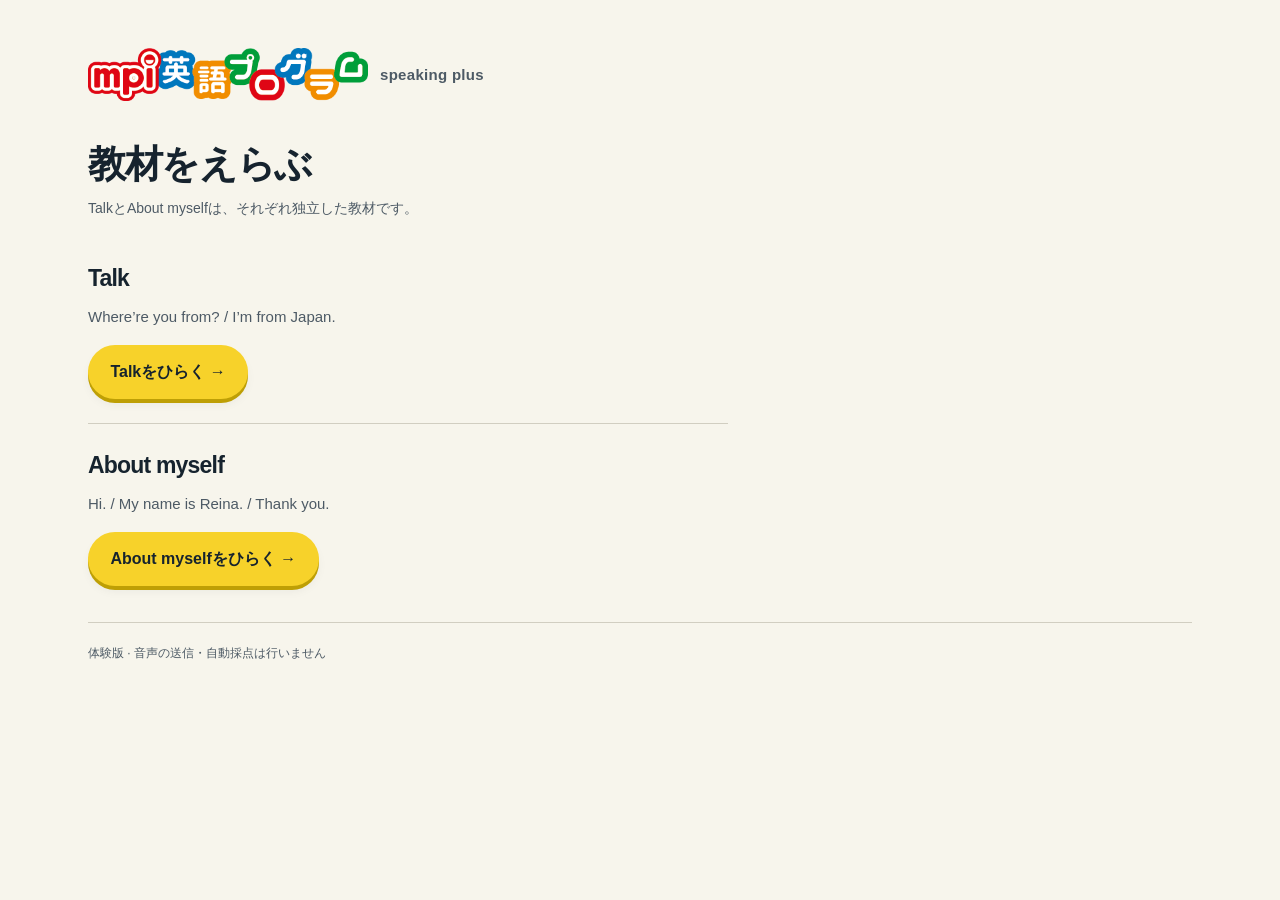
<file: mock/index.html>
<!doctype html>
<html lang="ja">
<head><meta charset="utf-8"><meta name="viewport" content="width=device-width, initial-scale=1"><title>mpi speaking plus · 教材モック</title><link rel="stylesheet" href="styles.css"></head>
<body><main class="shell" style="padding-block:48px"><div class="brand"><img class="mpi-logo" src="assets/brand/mpi-logo.png" width="432" height="82" alt="mpi英語プログラム"><span class="brand-program">speaking plus</span></div><div style="margin-block:40px"><h1>教材をえらぶ</h1><p class="subtitle">TalkとAbout myselfは、それぞれ独立した教材です。</p></div><div style="display:grid;gap:24px;max-width:640px"><section><h2>Talk</h2><p class="instruction" style="margin-bottom:16px">Where’re you from? / I’m from Japan.</p><a class="btn" style="text-decoration:none" href="talk.html">Talkをひらく →</a></section><section style="border-top:1px solid var(--color-rule);padding-top:24px"><h2>About myself</h2><p class="instruction" style="margin-bottom:16px">Hi. / My name is Reina. / Thank you.</p><a class="btn" style="text-decoration:none" href="aboutmyself.html">About myselfをひらく →</a></section></div><footer class="foot"><span>体験版 · 音声の送信・自動採点は行いません</span></footer></main></body>
</html>
</file>
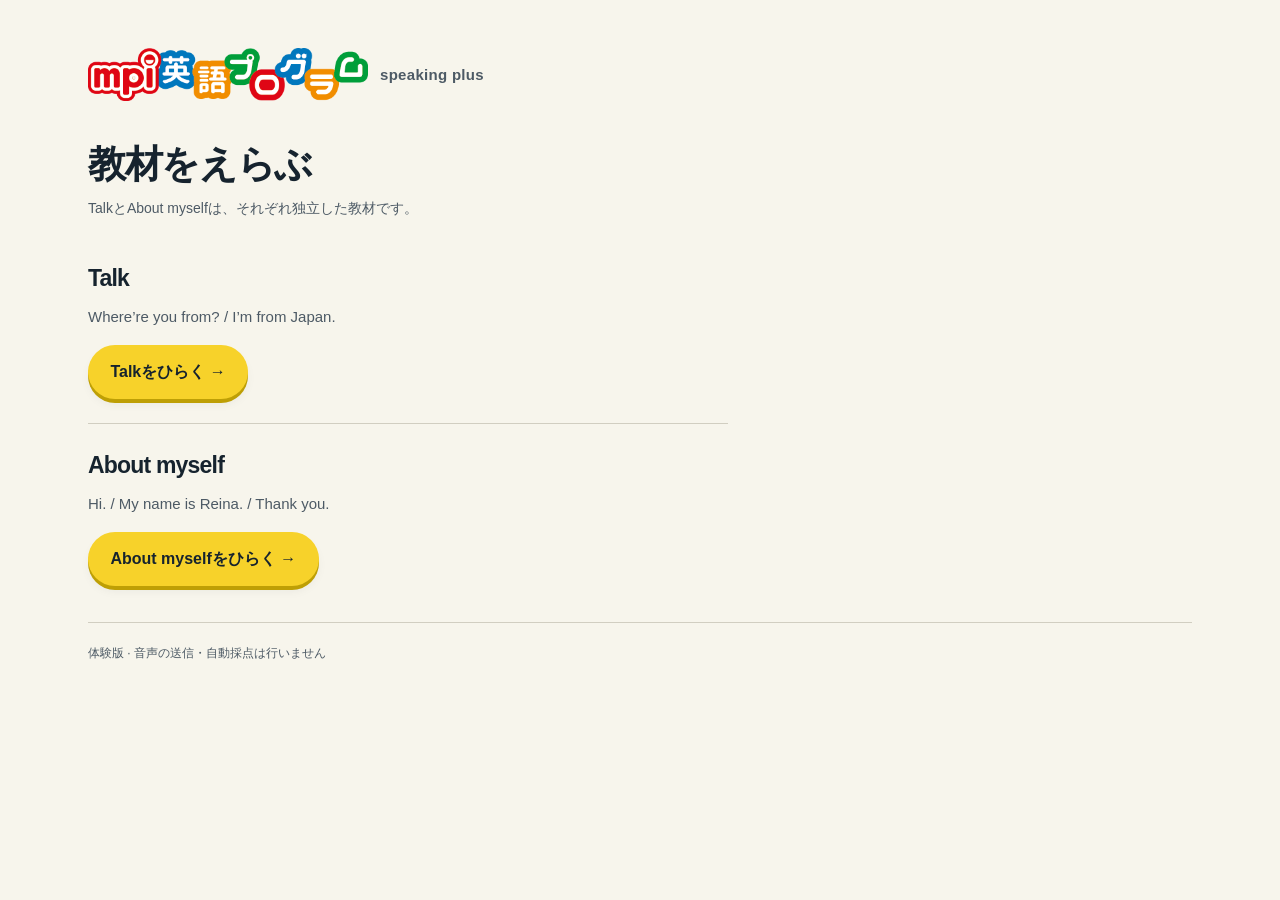
<file: public/index.html>
<!doctype html>
<html lang="ja">
<head><meta charset="utf-8"><meta name="viewport" content="width=device-width, initial-scale=1"><title>mpi speaking plus · 教材モック</title><style>
:root {
  --color-paper: oklch(97% 0.012 95);
  --color-surface: oklch(99% 0.004 95);
  --color-paper-2: oklch(94% 0.016 95);
  --color-ink: oklch(25% 0.028 245);
  --color-muted: oklch(46% 0.025 245);
  --color-rule: oklch(85% 0.018 95);
  --color-accent: oklch(87% 0.17 95);
  --color-accent-ink: var(--color-ink);
  --color-accent-deep: oklch(71% 0.145 95);
  --color-accent-hover: oklch(90% 0.16 95);
  --color-cyan: oklch(57% 0.115 225);
  --color-cyan-soft: oklch(94% 0.035 225);
  --color-coral: oklch(55% 0.19 25);
  --color-coral-soft: oklch(96% 0.023 25);
  --color-mint: oklch(94% 0.035 155);
  --color-green: oklch(39% 0.095 155);
  --color-focus: oklch(46% 0.15 245);
  --color-shadow: oklch(25% 0.028 245 / 0.08);
  --color-transparent: oklch(97% 0.012 95 / 0);
  --font-display: 'Trebuchet MS', 'Hiragino Maru Gothic ProN', 'Yu Gothic', sans-serif;
  --font-body: 'Hiragino Kaku Gothic ProN', 'Yu Gothic', Meiryo, sans-serif;
  --space-2xs: .25rem;
  --space-xs: .5rem;
  --space-sm: .75rem;
  --space-md: 1rem;
  --space-lg: 1.5rem;
  --space-xl: 2.5rem;
  --space-2xl: 4rem;
  --text-sm: .8125rem;
  --text-body: 1rem;
  --text-lg: 1.25rem;
  --text-display: clamp(1.8rem, 3vw, 2.75rem);
  --radius-card: 24px;
  --radius-input: 12px;
  --radius-pill: 999px;
  --rule-thin: 1px;
  --ease-out: cubic-bezier(.16,1,.3,1);
  --ease-in: cubic-bezier(.7,0,.84,0);
  --ease-in-out: cubic-bezier(.65,0,.35,1);
  --dur-micro: 120ms;
  --dur-short: 220ms;
  --dur-long: 420ms;
}

/* Hallmark · macrostructure: Workbench · tone: playful · theme: mpi brand reference · anchor hue: green / rose / yellow
 * Nav: N1 (two lesson destinations) · Footer: Ft2 · enrichment: original lesson media
 * audience: elementary pupils · use: LMS speaking practice
 * Hallmark · pre-emit critique: P4 H5 E4 S5 R4 V4 */

* { box-sizing: border-box; }
html, body { overflow-x: clip; }
body { margin: 0; background: var(--color-paper); color: var(--color-ink); font-family: var(--font-body); font-size: var(--text-body); line-height: 1.7; padding-bottom: env(safe-area-inset-bottom); }
button, a { -webkit-tap-highlight-color: var(--color-transparent); }
button { font: inherit; cursor: pointer; }
button, .lesson-link, .text-link { white-space: nowrap; }
button:disabled { cursor: not-allowed; opacity: .5; }
:focus-visible { outline: 3px solid var(--color-focus); outline-offset: 4px; }
[hidden] { display: none !important; }
h1, h2, h3, p, figure { margin: 0; }
h1, h2, h3 { font-style: normal; min-width: 0; overflow-wrap: anywhere; }
h1, .english, .brand, .count, .end-title { font-family: var(--font-display); }
a { color: inherit; }
svg { width: 24px; height: 24px; fill: none; stroke: currentColor; stroke-width: 1.8; stroke-linecap: round; stroke-linejoin: round; flex-shrink: 0; }
.shell { width: min(1184px, 100%); padding-inline: clamp(16px, 3.2vw, 40px); margin-inline: auto; }
.skip { position: absolute; top: -80px; left: 16px; background: var(--color-accent); padding: 12px; z-index: 20; }
.skip:focus { top: 8px; }
.header { display: flex; flex-wrap: wrap; align-items: center; justify-content: space-between; gap: var(--space-md); padding-block: var(--space-lg); }
.brand { display: flex; align-items: center; gap: var(--space-sm); font-size: 1.15rem; font-weight: 700; line-height: 1.15; }
.brand-name { display: block; font-size: 1.5rem; letter-spacing: -.06em; }
.brand-small { font-size: .7rem; font-family: var(--font-body); font-weight: 500; letter-spacing: .02em; }
.brand-mark { width: 42px; height: 38px; display: flex; justify-content: center; align-items: center; border-radius: 14px 14px 14px 4px; background: var(--color-accent); gap: 5px; transform: rotate(-5deg); }
.brand-mark i { width: 5px; height: 5px; border-radius: 50%; background: var(--color-ink); }
.brand-mark i:last-child { height: 9px; border-radius: 5px; }
.lesson-nav { display: flex; flex-wrap: wrap; gap: var(--space-xs); }
.lesson-link { display: inline-flex; gap: var(--space-xs); align-items: center; min-height: 44px; padding: 8px 16px; border: 1px solid var(--color-rule); border-radius: var(--radius-pill); text-decoration: none; font-family: var(--font-display); font-weight: 700; font-size: .9375rem; background: var(--color-surface); }
.lesson-link[aria-current='page'] { background: var(--color-ink); border-color: var(--color-ink); color: var(--color-paper); }
.lesson-link svg { width: 18px; height: 18px; }
.page-head { padding-block: var(--space-lg); display: flex; align-items: flex-end; justify-content: space-between; gap: var(--space-md); }
.lesson-meta { color: var(--color-muted); font-size: var(--text-sm); margin-bottom: 6px; }
h1 { font-size: var(--text-display); letter-spacing: -.035em; line-height: 1.2; }
.subtitle { margin-top: 10px; color: var(--color-muted); font-size: .9375rem; }
.help { display: flex; align-items: center; gap: 8px; min-height: 44px; font-size: .875rem; border: 0; background: none; color: var(--color-muted); padding: 4px; }
.help svg { width: 20px; }
.steps { list-style: none; padding: 0; margin: 12px 0 28px; display: flex; gap: 12px; align-items: center; }
.steps li { display: flex; gap: 8px; align-items: center; color: var(--color-muted); font-size: .875rem; font-weight: 600; }
.steps li:not(:last-child)::after { content: ''; width: clamp(16px, 5vw, 68px); height: 1px; background: var(--color-rule); margin-inline-start: 4px; }
.step-number { display: grid; place-items: center; width: 30px; height: 30px; border-radius: 50%; background: var(--color-paper-2); border: 1px solid var(--color-rule); font-family: var(--font-display); }
.steps .current { color: var(--color-ink); }
.steps .current .step-number { background: var(--color-accent); border-color: var(--color-accent-deep); }
.steps .complete .step-number { background: var(--color-mint); border-color: var(--color-green); color: var(--color-green); }
.workbench { display: grid; gap: 28px; align-items: start; }
.media-panel { min-width: 0; background: var(--color-cyan-soft); border-radius: var(--radius-card); padding: 18px; }
.media-top { display: flex; justify-content: space-between; align-items: center; margin-bottom: 12px; gap: 8px; }
.media-label { display: flex; align-items: center; gap: 8px; font-weight: 600; font-size: .875rem; }
.media-label svg { width: 19px; }
.media-tag { font-size: .75rem; color: var(--color-muted); }
.video-wrap { position: relative; border-radius: 14px; overflow: clip; background: var(--color-surface); }
video, .scene { width: 100%; height: auto; aspect-ratio: 3/2; object-fit: contain; display: block; background: var(--color-surface); }
.scene { object-fit: contain; }
.video-cover { position: absolute; inset: 0; display: grid; place-items: center; background: var(--color-transparent); }
.play-big { display: grid; place-items: center; height: 66px; width: 66px; border-radius: 50%; background: var(--color-accent); border: 2px solid var(--color-ink); box-shadow: 0 4px 0 var(--color-ink); color: var(--color-ink); transition: transform var(--dur-micro) var(--ease-out); }
.play-big svg { width: 28px; height: 28px; margin-left: 3px; }
.media-caption { margin-top: 14px; display: flex; justify-content: space-between; gap: 8px; align-items: center; font-size: .8125rem; color: var(--color-muted); }
.small-btn { display: inline-flex; align-items: center; justify-content: center; gap: 6px; border: 1px solid var(--color-cyan); border-radius: var(--radius-pill); background: var(--color-surface); color: var(--color-ink); padding: 8px 12px; min-height: 44px; font-size: .8125rem; font-weight: 600; }
.small-btn svg { width: 17px; height: 17px; }
.practice-panel { padding: 4px 0 0; min-width: 0; }
.prompt-top { display: flex; justify-content: space-between; align-items: center; gap: 8px; margin-bottom: 20px; }
.role { display: inline-flex; align-items: center; gap: 6px; font-size: .8125rem; font-weight: 600; color: var(--color-cyan); }
.role svg { width: 19px; }
.count { font-size: .8125rem; color: var(--color-muted); }
h2 { font-size: 1.4375rem; line-height: 1.5; letter-spacing: -.035em; }
.instruction { color: var(--color-muted); font-size: .9375rem; margin-top: 8px; }
.target { padding: 24px 0; margin-block: 4px; }
.english { font-size: clamp(1.8rem, 3vw, 2.65rem); font-weight: 700; letter-spacing: -.03em; line-height: 1.3; overflow-wrap: anywhere; }
.meaning { margin-top: 10px; color: var(--color-muted); font-size: .875rem; }
.listen { display: inline-flex; align-items: center; gap: 7px; border: 0; border-bottom: 1px solid var(--color-cyan); padding: 6px 0; min-height: 44px; background: none; color: var(--color-cyan); font-size: .875rem; font-weight: 600; }
.listen svg { width: 20px; }
.actions { display: flex; flex-wrap: wrap; gap: 12px; align-items: center; }
.btn { --btn-face: var(--color-accent); --btn-ink: var(--color-ink); --btn-edge: var(--color-accent-deep); --btn-cast: var(--color-shadow); display: inline-flex; align-items: center; justify-content: center; gap: .5em; min-height: 54px; padding: .8rem 1.4rem; font-weight: 700; border: 0; border-radius: var(--radius-pill); color: var(--btn-ink); background: var(--btn-face); position: relative; isolation: isolate; box-shadow: 0 4px 0 0 var(--btn-edge), 0 6px 12px -3px var(--btn-cast); transform: translateY(0); transition: transform var(--dur-micro) var(--ease-out); }
.btn:active, .play-big:active { transform: translateY(3px); box-shadow: 0 1px 0 0 var(--btn-edge), 0 2px 6px -2px var(--btn-cast); }
.btn:disabled { transform: none; box-shadow: 0 4px 0 0 var(--btn-edge); }
.btn--soft { --btn-face: var(--color-paper-2); --btn-edge: var(--color-rule); }
.btn--record { min-width: 218px; }
.btn--stop { --btn-face: var(--color-coral); --btn-edge: var(--color-coral); --btn-ink: var(--color-surface); }
.btn svg { width: 22px; }
.sub-action { margin-top: 18px; }
.text-btn { border: 0; background: none; color: var(--color-muted); text-decoration: underline; text-underline-offset: 4px; padding: 8px 0; min-height: 44px; font-size: .8125rem; }
.record-note { font-size: .75rem; color: var(--color-muted); margin-top: 16px; }
.recording { display: flex; align-items: center; gap: 12px; margin-block: 20px; color: var(--color-coral); }
.record-dot { width: 10px; height: 10px; border-radius: 50%; background: var(--color-coral); animation: breathe 1.5s var(--ease-in-out) infinite; }
.meter { display: flex; gap: 4px; align-items: center; height: 30px; }
.meter i { display: block; height: 25px; width: 4px; border-radius: 4px; background: var(--color-coral); transform: scaleY(.15); transition: transform var(--dur-micro) var(--ease-out); }
.timer { font-variant-numeric: tabular-nums; min-width: 3em; font-family: var(--font-display); }
.feedback { padding-block: 18px; border-top: 1px solid var(--color-rule); }
.feedback h3 { display: flex; align-items: center; gap: 8px; font-size: 1.0625rem; }
.feedback h3 svg { color: var(--color-green); }
.feedback p { font-size: .875rem; color: var(--color-muted); margin-top: 8px; }
.playback { width: 100%; height: 44px; margin-block: 14px; }
.sample-result { background: var(--color-mint); padding: 20px; border-radius: 16px; margin-block: 16px; }
.sample-label { display: inline-block; font-size: .75rem; font-weight: 600; color: var(--color-green); border: 1px solid var(--color-green); border-radius: 6px; padding: 1px 8px; }
.sample-stars { color: var(--color-green); font-size: 2rem; line-height: 1.3; letter-spacing: 6px; margin-top: 8px; }
.sample-result h3 { font-size: 1.125rem; margin-top: 8px; }
.sample-result p { color: var(--color-green); font-size: .8125rem; margin-top: 8px; }
.error { background: var(--color-coral-soft); color: var(--color-coral); padding: 16px; border-radius: 12px; font-size: .875rem; margin-block: 16px; }
.status { font-size: .8125rem; margin-block: 8px; color: var(--color-muted); min-height: 0; }
.status:empty { display: none; }
.foot { display: flex; flex-wrap: wrap; align-items: center; justify-content: space-between; gap: var(--space-md); border-top: 1px solid var(--color-rule); margin-top: 36px; padding-block: 20px; font-size: .75rem; color: var(--color-muted); }
.mock-label { display: inline-flex; align-items: center; gap: 6px; }
.mock-label::before { content: ''; width: 7px; height: 7px; border-radius: 50%; background: var(--color-cyan); }
.tip { display: flex; gap: 12px; align-items: center; padding-block: 24px 0; font-size: .8125rem; color: var(--color-muted); }
.buddy { display: grid; place-items: center; background: var(--color-accent); width: 36px; height: 36px; border-radius: 12px 12px 12px 4px; flex-shrink: 0; color: var(--color-ink); font-family: var(--font-display); font-weight: 700; transform: rotate(-6deg); }
.finished { max-width: 760px; margin-inline: auto; padding-block: 20px 8px; }
.finish-hero { display: flex; align-items: center; gap: 20px; margin-bottom: 28px; }
.finish-mark { background: var(--color-accent); width: 80px; height: 80px; border-radius: 28px; display: grid; place-items: center; flex-shrink: 0; transform: rotate(-6deg); }
.finish-mark svg { width: 44px; height: 44px; }
.end-title { font-size: clamp(2rem, 5vw, 3.5rem); line-height: 1.2; font-weight: 700; letter-spacing: -.04em; }
.finish-hero p { color: var(--color-muted); margin-top: 8px; font-size: .9375rem; }
.summary { list-style: none; padding: 0; margin: 0 0 24px; }
.summary li { display: flex; justify-content: space-between; gap: 12px; align-items: center; padding: 20px 0; border-bottom: 1px solid var(--color-rule); }
.summary .english { font-size: 1.4375rem; }
.summary-state { color: var(--color-green); font-size: .8125rem; white-space: nowrap; }
.summary .meaning { margin-top: 4px; }
dialog { color: var(--color-ink); background: var(--color-surface); border: 1px solid var(--color-rule); border-radius: 24px; width: min(520px, calc(100% - 32px)); padding: 28px; }
dialog::backdrop { background: color-mix(in oklch, var(--color-ink) 35%, var(--color-transparent)); }
dialog h2 { font-size: 1.25rem; margin-bottom: 16px; }
dialog p { font-size: .9375rem; margin-bottom: 16px; }
dialog .btn { margin-top: 8px; }
body.embedded .header { display: none; }
@keyframes breathe { 50% { opacity: .35; } }
@keyframes appear { from { opacity: 0; transform: translateY(6px); } to { opacity: 1; transform: none; } }
.practice-panel { animation: appear var(--dur-short) var(--ease-out); }
@media (hover:hover) {
 .btn:not(:disabled):hover { transform: translateY(-2px); box-shadow: 0 6px 0 0 var(--btn-edge), 0 12px 22px -4px var(--btn-cast); }
 .lesson-link:not([aria-current]):hover, .small-btn:hover { background: var(--color-cyan-soft); }
 .play-big:hover { transform: translateY(-2px); }
 .text-btn:hover { color: var(--color-ink); }
}
@media (min-width: 56rem) { .workbench { grid-template-columns: minmax(0, 1.18fr) minmax(0, 1fr); gap: 40px; } .practice-panel { padding-top: 10px; } }
@media (max-width: 40rem) {
 .header { padding-block: 16px; gap: 16px; }
 .brand-name { font-size: 1.25rem; }
 .brand-mark { width: 34px; height: 34px; }
 .brand-small { font-size: .625rem; }
 .lesson-nav { gap: 6px; }
 .lesson-link { font-size: .8125rem; padding: 6px 12px; }
 .lesson-link svg { display: none; }
 .page-head { padding-block: 16px 8px; align-items: flex-start; }
 .help span { display: none; }
 .help { width: 44px; justify-content: center; }
 .steps { gap: 8px; margin: 16px 0 24px; justify-content: space-between; }
 .steps li { font-size: .75rem; gap: 6px; flex-direction: column; white-space: nowrap; flex: 1; }
 .steps li:not(:last-child)::after { display: none; }
 .step-number { width: 26px; height: 26px; }
 .media-panel { padding: 12px; border-radius: 18px; }
 .media-tag { display: none; }
 .media-caption { flex-wrap: wrap; }
 .practice-panel { padding-top: 0; }
 .prompt-top { margin-bottom: 12px; }
 .target { padding-block: 20px; }
 .actions { gap: 12px; }
 .btn { font-size: .9375rem; padding-inline: 20px; }
 .btn--record { min-width: 200px; }
 .tip { align-items: flex-start; }
 .foot { margin-top: 28px; gap: 4px; align-items: flex-start; flex-direction: column; }
 .finish-hero { gap: 16px; }
 .finish-mark { width: 60px; height: 60px; border-radius: 20px; }
 .summary li { align-items: flex-start; flex-direction: column; gap: 8px; }
}
@media (prefers-reduced-motion:reduce) { *, *::before, *::after { animation: none !important; transition: none !important; } }

button:not(.btn):not(:disabled):active, .lesson-link:active { transform: translateY(1px); }

/* Graphic operation guidance. Existing Hum palette and shared lesson structure retained. */
video { aspect-ratio: auto; width: 100%; height: auto; object-fit: contain; }
.scene { aspect-ratio: auto; width: 100%; height: auto; object-fit: contain; }
.steps li > svg { width: 30px; height: 30px; }
.steps .step-number { width: 22px; height: 22px; font-size: .75rem; }
.picture-guide { list-style: none; padding: 0; margin: 20px 0 28px; display: grid; grid-template-columns: repeat(3, minmax(0, 1fr)); gap: 12px; }
.picture-guide li { position: relative; min-width: 0; text-align: center; padding: 8px 0 12px; border-radius: var(--radius-input); background: var(--color-paper-2); }
.picture-guide li:not(:last-child)::after { content: '›'; position: absolute; right: -11px; top: 30%; font-size: 1.5rem; color: var(--color-muted); }
.picture-guide .guide-active { background: var(--color-cyan-soft); outline: 2px solid var(--color-cyan); outline-offset: -2px; }
.picture-guide li > span { display: block; font-size: .875rem; font-weight: 700; }
.guide-graphic { display: block; width: 100%; height: auto; max-width: 160px; margin-inline: auto; stroke: var(--color-ink); stroke-width: 3; fill: none; }
.guide-paper, .guide-hand { fill: var(--color-surface); }
.guide-yellow { fill: var(--color-accent); }
.guide-eye { fill: var(--color-ink); stroke: none; }
.guide-stop { fill: var(--color-coral); }
.guide-wave { stroke: var(--color-cyan); }
.picture-button { min-height: 76px; padding: 12px 28px; font-size: 1.25rem; gap: 14px; }
.picture-button svg { width: 36px; height: 36px; stroke-width: 2.2; }
.picture-button.btn--record svg { width: 42px; height: 42px; }
.btn--stop { min-width: 218px; }
.btn--stop svg { fill: currentColor; }
.guide-audio { flex-shrink: 0; }
.prompt-top { flex-wrap: wrap; }
.prompt-top .count { margin-inline-start: auto; }
.adult-tools { margin-top: 20px; font-size: .8125rem; color: var(--color-muted); }
.adult-tools summary { cursor: pointer; min-height: 44px; display: list-item; padding-block: 10px; }
.adult-tools p { font-size: .8125rem; margin-block: 8px; }
.adult-tools button { margin-inline-end: 12px; }
.voice-review { display: flex; align-items: center; gap: 20px; }
.voice-review > svg { width: 130px; margin-inline: 0; }
.speaking-picture { display: flex; align-items: center; gap: 12px; margin-block: 12px; }
.speaking-picture > svg { width: 120px; margin-inline: 0; }
.speaking-picture .recording { flex-wrap: wrap; gap: 8px; }
.cue-picture > svg { width: 144px; margin-block: 12px; }
.back-action { display: inline-flex; align-items: center; gap: 8px; }
.practice-panel .target { padding-block: 16px; }
.practice-panel h2 { font-size: 1.5rem; }
.record-note { font-size: .875rem; }
.help { color: var(--color-ink); }
.dialog .picture-guide { margin-block: 20px; }
@media (max-width: 40rem) {
 .steps li { flex-direction: row; flex-wrap: wrap; justify-content: center; gap: 6px; }
 .steps li > span:last-child { flex-basis: 100%; text-align: center; }
 .steps li > svg { width: 28px; height: 28px; }
 .steps .step-number { width: 20px; height: 20px; }
 .picture-guide { gap: 8px; margin-block: 16px 24px; }
 .picture-guide li > span { font-size: .75rem; }
 .picture-guide li:not(:last-child)::after { right: -8px; }
 .picture-button { min-height: 76px; }
 .speaking-picture > svg { width: 100px; }
 .speaking-picture { gap: 8px; }
 .voice-review { gap: 12px; }
 .voice-review > svg { width: 100px; }
 dialog { padding: 20px; }
 .practice-panel .target { padding-block: 12px; }
}

/* mpi program reference: green Talk, rose About myself, colorful official logotype. */
body { --color-lesson: oklch(45% .12 150); --color-lesson-soft: oklch(95% .035 150); --color-lesson-line: oklch(74% .10 150); }
body[data-lesson="aboutmyself"] { --color-lesson: oklch(47% .14 355); --color-lesson-soft: oklch(96% .025 355); --color-lesson-line: oklch(77% .08 355); }
.brand { flex-wrap: wrap; gap: 12px; }
.mpi-logo { display: block; width: clamp(200px, 28vw, 280px); height: auto; object-fit: contain; }
.brand-program { font-size: .9375rem; letter-spacing: .02em; color: var(--color-muted); }
.header { padding-block: 20px 12px; }
.page-head { padding-block: 16px; }
.media-panel { background: var(--color-lesson-soft); }
.role, .listen { color: var(--color-lesson); }
.listen { border-color: var(--color-lesson); }
.small-btn { border-color: var(--color-lesson); }
.lesson-badge { background: var(--color-lesson); color: var(--color-surface); padding: 6px 16px; border-radius: var(--radius-input); font-family: var(--font-display); font-size: 1rem; }
.picture-guide .guide-active { background: var(--color-lesson-soft); outline-color: var(--color-lesson); }
.guide-wave { stroke: var(--color-lesson); }
.page-head h1 { font-size: clamp(1.7rem, 3vw, 2.4rem); }
.media-tag, .subtitle { font-size: .875rem; }
.steps { margin-bottom: 20px; }
.tip { display: none; }
@media (max-width: 40rem) { .brand-program { font-size: .8125rem; } .brand { gap: 8px; } .mpi-logo { width: 220px; } .header { padding-block: 16px 4px; } .steps li > svg { width: 28px; height: 28px; } }

/* Persistent, non-interactive lesson identity, also visible inside LMS embeds. */
.lesson-identity { position: sticky; top: 0; z-index: 20; background: var(--color-lesson); color: var(--color-surface); }
.identity-inner { display: flex; align-items: center; gap: 16px; min-height: 92px; padding-block: 12px; }
.identity-symbol { display: grid; place-items: center; width: 56px; height: 56px; flex-shrink: 0; border: 2px solid currentColor; border-radius: 16px; }
.identity-symbol svg { width: 36px; height: 36px; stroke-width: 1.8; }
.identity-title { min-width: 0; }
.identity-name { font-family: var(--font-display); font-size: 2rem; font-weight: 700; line-height: 1.15; letter-spacing: -.02em; }
.identity-description { font-size: 1rem; line-height: 1.5; margin-top: 4px; font-weight: 600; }
.identity-lesson { margin-inline-start: auto; font-family: var(--font-display); font-size: 1rem; white-space: nowrap; }
#practice-panel, #model-video, #finish-heading, #main { scroll-margin-top: 112px; }
@media (max-width: 40rem) {
 .identity-inner { gap: 12px; min-height: 84px; }
 .identity-symbol { width: 44px; height: 44px; border-radius: 12px; }
 .identity-symbol svg { width: 28px; height: 28px; }
 .identity-name { font-size: 1.625rem; white-space: nowrap; }
 .identity-description { font-size: .875rem; }
 .identity-lesson { display: none; }
 #practice-panel, #model-video, #finish-heading, #main { scroll-margin-top: 100px; }
}

</style></head>
<body><main class="shell" style="padding-block:48px"><div class="brand"><img class="mpi-logo" src="[data-uri]" width="432" height="82" alt="mpi英語プログラム"><span class="brand-program">speaking plus</span></div><div style="margin-block:40px"><h1>教材をえらぶ</h1><p class="subtitle">TalkとAbout myselfは、それぞれ独立した教材です。</p></div><div style="display:grid;gap:24px;max-width:640px"><section><h2>Talk</h2><p class="instruction" style="margin-bottom:16px">Where’re you from? / I’m from Japan.</p><a class="btn" style="text-decoration:none" href="talk.html">Talkをひらく →</a></section><section style="border-top:1px solid var(--color-rule);padding-top:24px"><h2>About myself</h2><p class="instruction" style="margin-bottom:16px">Hi. / My name is Reina. / Thank you.</p><a class="btn" style="text-decoration:none" href="aboutmyself.html">About myselfをひらく →</a></section></div><footer class="foot"><span>体験版 · 音声の送信・自動採点は行いません</span></footer></main></body>
</html>
</file>
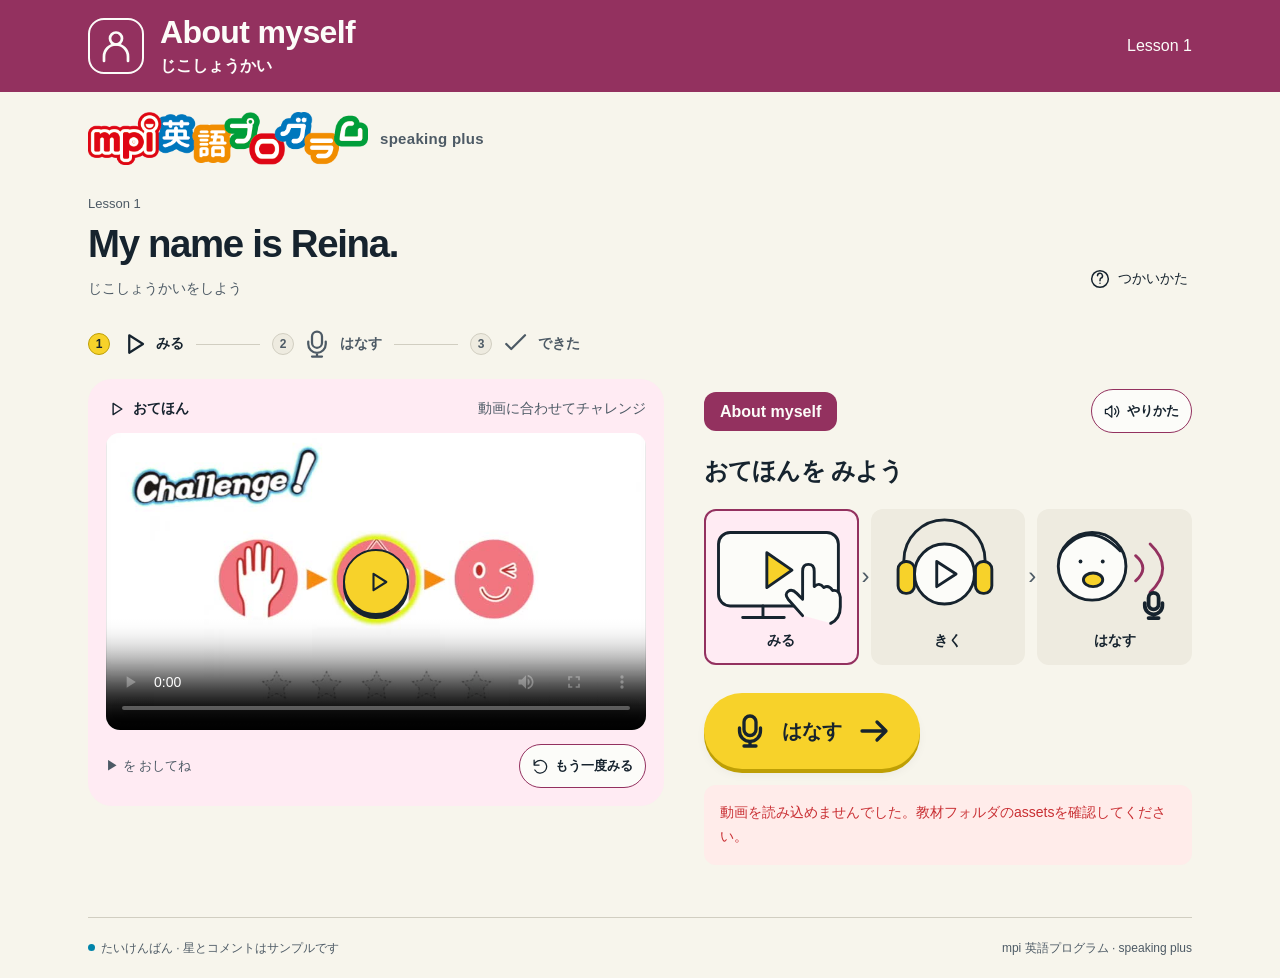
<file: mock/aboutmyself.html>
<!doctype html>
<html lang="ja">
<head>
  <meta charset="utf-8">
  <meta name="viewport" content="width=device-width, initial-scale=1, viewport-fit=cover">
  <meta name="color-scheme" content="light">
  <title>mpi speaking plus · モック</title>
  <link rel="stylesheet" href="styles.css">
  <script src="lessons.js" defer></script>
  <script src="app.js" defer></script>
</head>
<body data-lesson="aboutmyself">
  <a class="skip" href="#main">れんしゅうへ</a>
  <div id="app"></div>
  <noscript>この教材を使うにはJavaScriptを有効にしてください。</noscript>
</body>
</html>
</file>
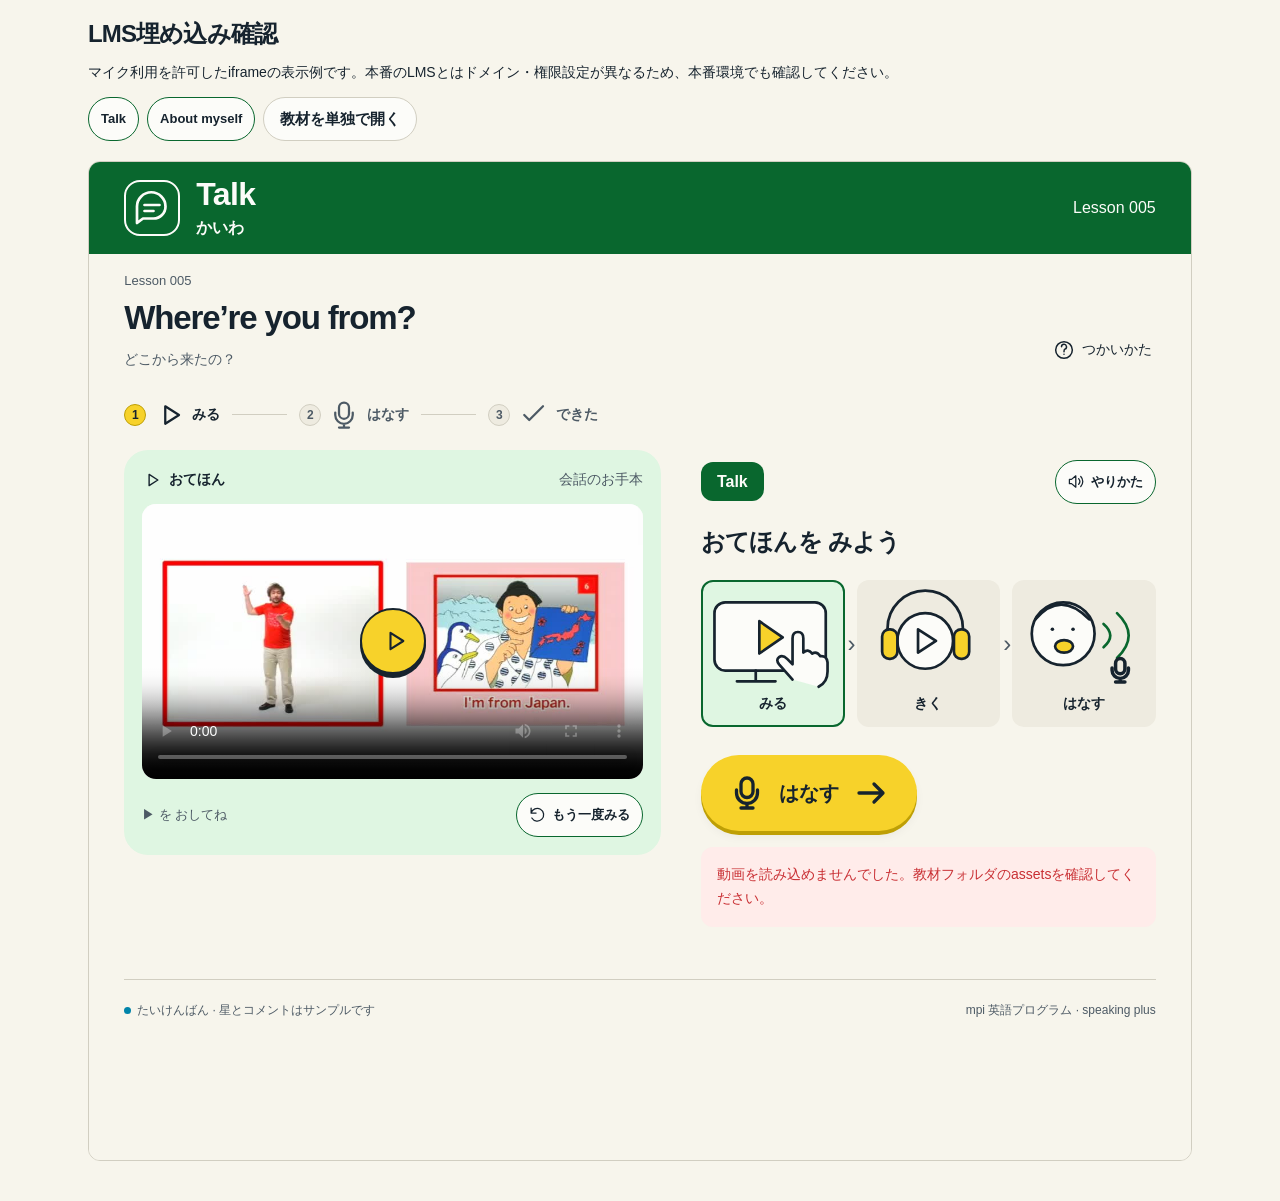
<file: mock/embed-test.html>
<!doctype html>
<html lang="ja">
<head><meta charset="utf-8"><meta name="viewport" content="width=device-width, initial-scale=1"><title>LMS埋め込み確認 · mpi speaking plus</title><link rel="stylesheet" href="styles.css"><style>.test-head{padding-block:20px}.test-head h1{font-size:1.5rem}.test-head p{font-size:.875rem;margin-block:12px}.test-frame{display:block;width:100%;height:1000px;border:1px solid var(--color-rule);border-radius:var(--radius-input);background:var(--color-paper);margin-block:20px}</style></head>
<body><main class="shell test-head"><h1>LMS埋め込み確認</h1><p>マイク利用を許可したiframeの表示例です。本番のLMSとはドメイン・権限設定が異なるため、本番環境でも確認してください。</p><nav class="lesson-nav" aria-label="埋め込む教材"><button class="small-btn" data-lesson="talk">Talk</button><button class="small-btn" data-lesson="aboutmyself">About myself</button><a class="lesson-link" href="index.html">教材を単独で開く</a></nav><iframe class="test-frame" id="lesson-frame" title="mpi スピーキング教材" src="talk.html?embed=1" allow="microphone" referrerpolicy="strict-origin-when-cross-origin"></iframe></main><script>document.querySelectorAll('[data-lesson]').forEach(button=>button.onclick=()=>{document.getElementById('lesson-frame').src=button.dataset.lesson+'.html?embed=1';});</script></body>
</html>
</file>
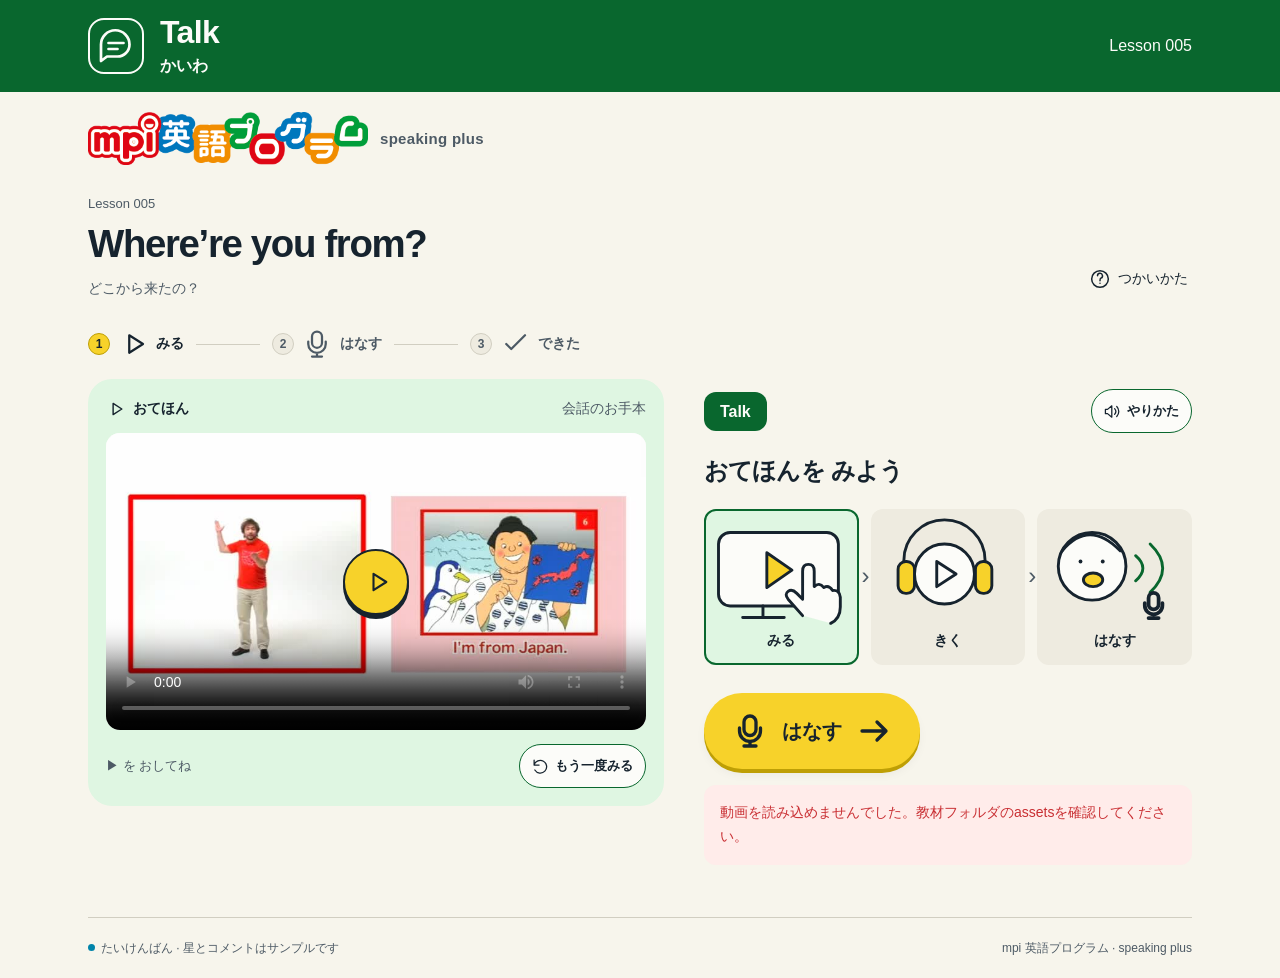
<file: mock/talk.html>
<!doctype html>
<html lang="ja">
<head>
  <meta charset="utf-8">
  <meta name="viewport" content="width=device-width, initial-scale=1, viewport-fit=cover">
  <meta name="color-scheme" content="light">
  <title>mpi speaking plus · モック</title>
  <link rel="stylesheet" href="styles.css">
  <script src="lessons.js" defer></script>
  <script src="app.js" defer></script>
</head>
<body data-lesson="talk">
  <a class="skip" href="#main">れんしゅうへ</a>
  <div id="app"></div>
  <noscript>この教材を使うにはJavaScriptを有効にしてください。</noscript>
</body>
</html>
</file>
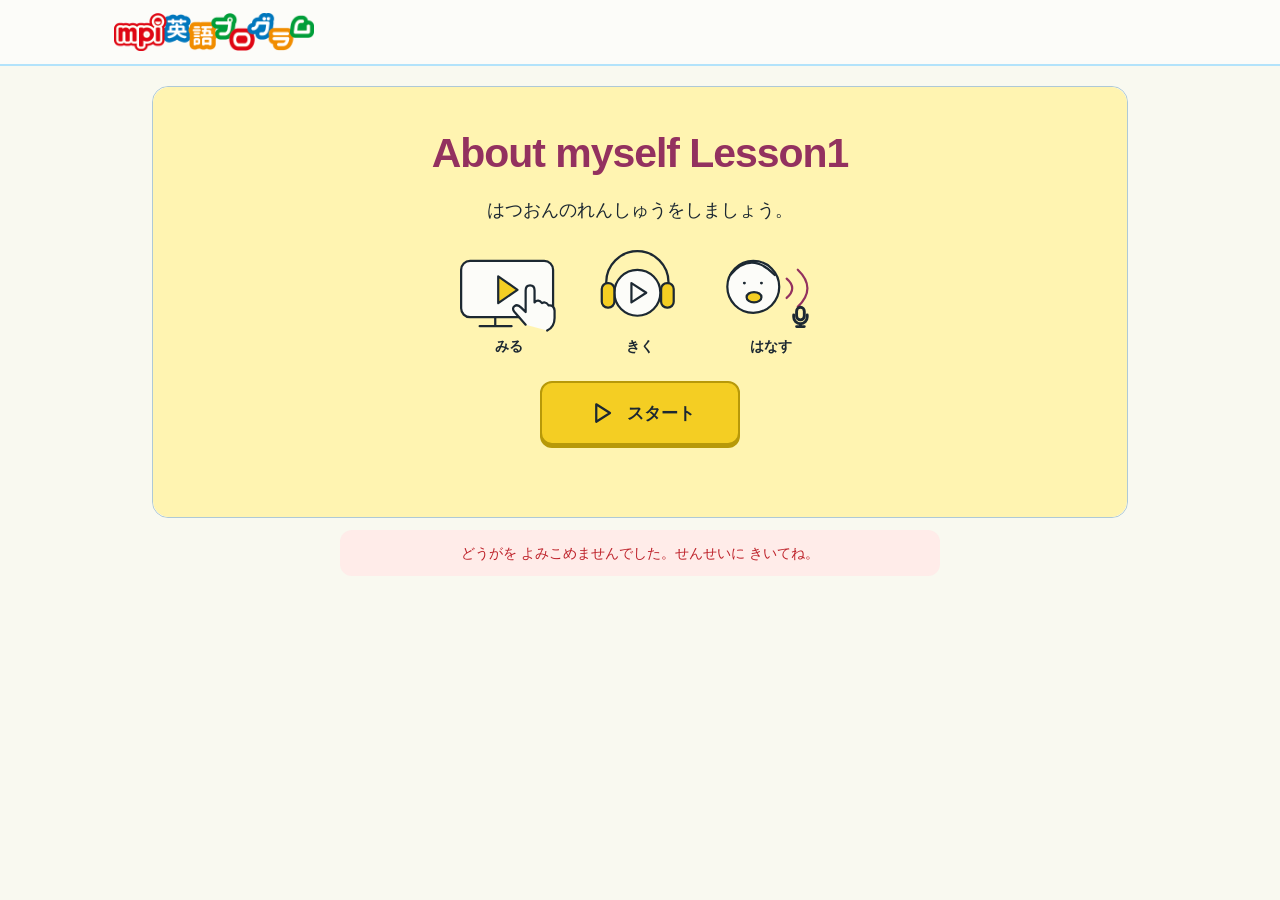
<file: public/aboutmyself-v2.html>
<!doctype html><html lang="ja"><head><meta charset="utf-8"><meta name="viewport" content="width=device-width,initial-scale=1,viewport-fit=cover"><meta name="color-scheme" content="light"><title>About myself | mpi英語プログラム</title><style>/* Hallmark · macrostructure: Narrative Workflow · theme: mpi brand · nav: compact lesson masthead
 * Original lesson rhythm, one activity per screen. No duplicate steps, no help controls.
 * Hallmark · pre-emit critique: P5 H5 E4 S5 R5 V4 */
:root {
 --color-paper: oklch(98% .012 105); --color-surface: oklch(99% .004 95);
 --color-ink: oklch(27% .025 245); --color-muted: oklch(47% .02 245);
 --color-line: oklch(82% .035 230); --color-sky: oklch(89% .06 230);
 --color-blue: oklch(47% .11 250); --color-lemon: oklch(96% .085 100);
 --color-accent: oklch(86% .17 95); --color-accent-edge: oklch(69% .14 95);
 --color-red: oklch(52% .19 25); --color-red-soft: oklch(96% .025 25);
 --color-lesson: oklch(43% .115 150); --color-lesson-soft: oklch(95% .035 150);
 --color-lesson-line: oklch(70% .1 150); --color-focus: oklch(46% .15 245);
 --color-shadow: oklch(28% .025 245 / .10); --color-clear: oklch(98% .012 105 / 0);
 --font-display: 'Trebuchet MS','Hiragino Maru Gothic ProN','Yu Gothic',sans-serif;
 --font-body: 'Hiragino Kaku Gothic ProN','Yu Gothic',Meiryo,sans-serif;
 --space-xs: 8px; --space-sm: 12px; --space-md: 16px; --space-lg: 24px; --space-xl: 40px;
 --radius-card: 16px; --radius-control: 12px;
 --ease-out: cubic-bezier(.16,1,.3,1); --dur-short: 160ms;
}
body[data-lesson="aboutmyself"] { --color-lesson: oklch(47% .14 355); --color-lesson-soft: oklch(96% .025 355); --color-lesson-line: oklch(75% .08 355); }
* { box-sizing: border-box; } html,body { overflow-x: clip; }
body { margin:0; background:var(--color-paper); color:var(--color-ink); font-family:var(--font-body); line-height:1.6; padding-bottom:env(safe-area-inset-bottom); }
button { font:inherit; cursor:pointer; color:inherit; white-space:nowrap; }
button:disabled { cursor:not-allowed; opacity:.45; }
button:focus-visible,a:focus-visible { outline:3px solid var(--color-focus); outline-offset:4px; }
button:active:not(:disabled) { transform:translateY(2px); }
button { transition:transform var(--dur-short) var(--ease-out); }
[hidden] { display:none!important; }
p,h1,h2,figure { margin:0; } h1,h2 { min-width:0; overflow-wrap:anywhere; font-style:normal; }
svg { width:24px; height:24px; stroke:currentColor; fill:none; stroke-width:1.8; stroke-linecap:round; stroke-linejoin:round; flex-shrink:0; }
.masthead { background:var(--color-surface); border-bottom:2px solid var(--color-sky); }
.header-inner { max-width:1100px; padding:12px 24px; margin:auto; display:flex; align-items:center; gap:24px; min-height:72px; }
.logo { display:block; width:200px; height:auto; }
.lesson-type { display:flex; align-items:center; gap:10px; color:var(--color-lesson); min-width:0; }
.lesson-type>svg { width:32px; height:32px; }
.lesson-type strong { font-family:var(--font-display); font-size:1.5rem; line-height:1.2; white-space:nowrap; }
.lesson-type span { font-size:.875rem; white-space:nowrap; }
.lesson-number { margin-inline-start:auto; font-family:var(--font-display); font-size:1rem; white-space:nowrap; color:var(--color-muted); }
.lesson-main { max-width:1024px; padding:20px 24px 12px; margin:auto; }
.stage-bar { display:flex; align-items:center; border-radius:12px 12px 0 0; overflow:clip; min-height:48px; }
.stage-name { display:flex; align-items:center; justify-content:center; gap:8px; align-self:stretch; padding:10px 24px; min-width:180px; background:var(--color-sky); color:var(--color-ink); font-size:1.125rem; font-weight:700; }
.stage-caption { flex:1; display:flex; align-items:center; justify-content:space-between; gap:12px; padding:8px 20px; align-self:stretch; background:var(--color-lemon); font-size:1rem; }
.prompt-count { color:var(--color-muted); white-space:nowrap; font-family:var(--font-display); font-size:.875rem; }
.stage-content { background:var(--color-surface); border:1px solid var(--color-line); border-top:0; padding:16px; border-radius:0 0 12px 12px; }
.intro { display:grid; gap:24px; align-items:center; padding:36px 32px; min-height:390px; background:var(--color-lemon); }
.intro-title { font-family:var(--font-display); font-size:clamp(1.75rem,3vw,2.5rem); line-height:1.3; letter-spacing:-.025em; margin-bottom:12px; }
.intro-meaning { font-size:1rem; color:var(--color-muted); }
.intro-poster { width:100%; height:auto; display:block; border-radius:12px; border:1px solid var(--color-line); }
.intro-actions { margin-top:24px; }
.picture-guide { list-style:none; display:flex; align-items:center; gap:12px; padding:0; margin:24px 0 0; }
.picture-guide li { flex:1; min-width:0; text-align:center; }
.picture-guide li:not(:last-child)::after { content:'›'; position:absolute; font-size:1.5rem; margin-top:-70px; margin-left:calc(13% - 5px); color:var(--color-muted); }
.picture-guide span { display:block; font-size:.875rem; font-weight:700; }
.guide-graphic { width:100%; height:auto; max-width:132px; display:block; margin:auto; stroke:var(--color-ink); stroke-width:3; fill:none; }
.guide-paper,.guide-hand { fill:var(--color-surface); }
.guide-yellow { fill:var(--color-accent); }
.guide-eye { fill:var(--color-ink); stroke:none; }
.guide-stop { fill:var(--color-red); }
.guide-wave { stroke:var(--color-lesson); }
.media-frame { position:relative; max-width:880px; margin:auto; background:var(--color-surface); }
video { display:block; width:100%; height:auto; aspect-ratio:20/11; object-fit:contain; background:var(--color-surface); }
.video-cover { position:absolute; inset:0; display:grid; place-items:center; pointer-events:none; }
.play-video { pointer-events:auto; width:88px; height:88px; border-radius:50%; border:3px solid var(--color-lesson); background:var(--color-accent); color:var(--color-ink); display:grid; place-items:center; box-shadow:0 4px 0 var(--color-accent-edge); }
.play-video svg { width:40px; height:40px; margin-left:4px; }
.practice-frame { position:relative; max-width:760px; margin:auto; }
.scene { display:block; width:100%; height:auto; aspect-ratio:3/2; object-fit:contain; }
.practice-overlay { position:absolute; inset:0; padding:16px; background:color-mix(in oklch,var(--color-surface) 72%,var(--color-clear)); display:flex; flex-direction:column; align-items:center; justify-content:space-between; }
.phrase-block { text-align:center; max-width:100%; }
.phrase { font-family:var(--font-display); font-size:clamp(1.75rem,3vw,2.6rem); font-weight:700; line-height:1.3; overflow-wrap:anywhere; }
.translation { margin-top:8px; color:var(--color-muted); font-size:.9375rem; }
.question-line { display:flex; justify-content:center; gap:8px; color:var(--color-lesson); font-family:var(--font-display); margin-bottom:12px; font-size:1.125rem; }
.action-area { display:flex; flex-direction:column; align-items:center; gap:12px; width:100%; }
.picture-action { display:inline-flex; align-items:center; gap:8px; min-width:200px; min-height:88px; justify-content:center; padding:4px 20px 8px 8px; background:var(--color-lemon); border:2px solid var(--color-accent-edge); border-radius:var(--radius-card); box-shadow:0 4px 0 var(--color-accent-edge); font-size:1.25rem; font-weight:700; }
.picture-action>.guide-graphic { width:100px; margin:0; }
.picture-action.stop { background:var(--color-red); color:var(--color-surface); border-color:var(--color-red); box-shadow:0 4px 0 var(--color-red); }
.picture-action.stop>svg:not(.guide-graphic) { width:44px; height:44px; fill:currentColor; }
.record-line { display:flex; align-items:center; justify-content:center; gap:12px; font-size:1rem; }
.record-dot { width:10px; height:10px; border-radius:50%; background:var(--color-red); }
.timer { font-variant-numeric:tabular-nums; font-family:var(--font-display); }
.own-audio { width:min(100%,360px); height:36px; }
.review-actions { display:flex; align-items:center; gap:12px; flex-wrap:wrap; justify-content:center; }
.nav-row { display:flex; align-items:center; justify-content:space-between; gap:16px; padding-top:16px; }
.nav-button { display:inline-flex; align-items:center; justify-content:center; gap:12px; border-radius:12px; padding:12px 20px; min-height:64px; border:2px solid var(--color-blue); background:var(--color-sky); color:var(--color-ink); font-size:1.0625rem; font-weight:700; }
.nav-button svg { width:30px; height:30px; }
.nav-button.primary { background:var(--color-accent); border-color:var(--color-accent-edge); box-shadow:0 3px 0 var(--color-accent-edge); }
.replay-small { display:inline-flex; align-items:center; gap:8px; min-height:44px; border:0; background:var(--color-clear); padding:8px 12px; font-size:.875rem; text-decoration:underline; text-underline-offset:3px; }
.mock-footer { display:flex; justify-content:space-between; gap:16px; align-items:center; margin-top:16px; padding-block:8px; color:var(--color-muted); font-size:.75rem; }
.teacher-tools summary { cursor:pointer; min-height:44px; display:flex; align-items:center; text-decoration:underline; }
.teacher-tools p { max-width:65ch; margin-top:8px; }
.teacher-tools button { margin-top:8px; }
.status { font-size:.875rem; text-align:center; }
.status:empty { display:none; }
.error { color:var(--color-red); background:var(--color-red-soft); padding:12px; border-radius:12px; max-width:600px; margin:12px auto; }
.cue-overlay { position:absolute; inset:0; background:color-mix(in oklch,var(--color-surface) 93%,var(--color-clear)); display:flex; flex-direction:column; align-items:center; justify-content:space-between; gap:16px; padding:24px; border:1px solid var(--color-line); border-radius:8px; }
.finished { padding:28px; max-width:760px; margin:auto; }
.finish-title { display:flex; justify-content:center; align-items:center; gap:16px; margin-bottom:24px; }
.finish-title svg { width:48px; height:48px; color:var(--color-lesson); }
.finish-title h1 { font-size:2.5rem; font-family:var(--font-display); }
.finish-list { list-style:none; padding:0; margin:0; }
.finish-list li { display:flex; align-items:center; justify-content:space-between; gap:16px; border-top:1px solid var(--color-line); padding:16px 0; }
.finish-list .phrase { font-size:1.375rem; }
.done-label { white-space:nowrap; color:var(--color-lesson); font-size:.875rem; }
.sample-result { padding:12px; border-radius:12px; background:var(--color-lemon); text-align:center; }
.sample-result strong { display:block; font-size:1.5rem; color:var(--color-lesson); }
@media(min-width:50rem) { .intro { grid-template-columns:minmax(0,.85fr) minmax(0,1.15fr); gap:40px; } }
@media(max-width:40rem) {
 .header-inner { display:grid; grid-template-columns:minmax(0,1fr) auto; gap:8px 12px; padding:12px 16px; }
 .logo { width:164px; }
 .lesson-type { grid-row:2; grid-column:1/-1; gap:8px; }
 .lesson-type>svg { width:24px; height:24px; }
 .lesson-type strong { font-size:1.1875rem; }
 .lesson-type span { font-size:.8125rem; }
 .lesson-number { grid-row:1;grid-column:2;font-size:.875rem; }
 .lesson-main { padding:12px 12px 8px; }
 .stage-bar { min-height:44px; }
 .stage-name { min-width:108px; padding:8px 12px; font-size:.9375rem; }
 .stage-name>svg { width:20px; height:20px; }
 .stage-caption { padding:8px 10px; font-size:.8125rem; gap:8px; }
 .stage-content { padding:8px; }
 .intro { padding:20px 12px; gap:20px; min-height:0; }
 .intro-title { font-size:1.75rem; }
 .intro-poster { max-width:340px; margin:auto; }
 .picture-guide { margin-top:12px; gap:8px; }
 .picture-guide li:not(:last-child)::after { display:none; }
 .picture-guide .guide-graphic { max-width:100px; }
 .intro-actions { margin-top:20px; text-align:center; }
 .nav-button { min-height:56px; padding:10px 14px; font-size:.9375rem; gap:8px; }
 .nav-button svg { width:24px; height:24px; }
 .practice-overlay { position:static; padding:16px 8px 8px; gap:20px; background:var(--color-lesson-soft); border-radius:8px; }
 .practice-frame>.scene { max-height:190px; object-fit:contain; }
 .phrase { font-size:1.75rem; }
 .translation { font-size:.8125rem; }
 .picture-action { min-height:80px; min-width:190px; }
 .picture-action>.guide-graphic { width:88px; }
 .cue-overlay { position:static; padding:20px 8px 12px; background:var(--color-lesson-soft); border:0; }
 .media-frame:has(.cue-overlay:not([hidden])) video { max-height:160px; }
 .mock-footer { align-items:flex-start; flex-direction:column; gap:0; margin-top:8px; }
 .finished { padding:20px 8px; }
 .finish-title h1 { font-size:2rem; }
 .finish-title svg { width:36px;height:36px; }
 .finish-list li { flex-wrap:wrap; gap:4px; }
 .finish-list .phrase { font-size:1.25rem; }
 .done-label { margin-inline-start:auto; }
}
@media(hover:hover) { .nav-button:hover:not(:disabled),.picture-action:hover:not(:disabled),.play-video:hover { transform:translateY(-2px); } }
@media(prefers-reduced-motion:reduce) { *,*::before,*::after { transition:none!important;animation:none!important; } }
.back-arrow { display:flex; align-items:center; transform:rotate(180deg); }
.rating { position:relative; width:min(100%,340px); text-align:center; padding:0 0 4px; }
.sample-tag { font-size:.6875rem; color:var(--color-muted); display:block; margin-bottom:4px; }
.ribbon { position:relative; background:var(--color-sky); padding:8px 24px; max-width:280px; margin:0 auto 12px; }
.ribbon::before,.ribbon::after { content:''; position:absolute; width:28px; height:22px; background:var(--color-sky); bottom:-12px; z-index:0; }
.ribbon::before { left:0; clip-path:polygon(0 0,100% 0,100% 100%,0 100%,40% 50%); }
.ribbon::after { right:0; clip-path:polygon(0 0,100% 0,60% 50%,100% 100%,0 100%); }
.ribbon-stars { display:flex; justify-content:center; gap:20px; position:relative; z-index:1; }
.ribbon-stars svg { width:36px; height:36px; }
.lit { color:var(--color-accent-edge); }
.lit svg { fill:var(--color-accent); stroke:var(--color-accent-edge); }
.unlit { color:var(--color-muted); }
.unlit svg { fill:var(--color-clear); stroke:var(--color-muted); opacity:.5; }
.rating-label { font-size:1.5rem; font-weight:700; line-height:1.35; }
.summary-stars { display:flex; gap:8px; margin-inline-start:auto; }
.summary-stars svg { width:24px; height:24px; }
.summary-note { color:var(--color-muted); font-size:.8125rem; margin-top:16px; }
@media(max-width:40rem) { .review-actions .picture-action { min-width:180px; font-size:1.0625rem; } .review-actions .picture-action>.guide-graphic { width:76px; } .summary-stars { gap:4px; } .done-label { width:100%;text-align:right; } }
.masthead { position:sticky; top:0; z-index:10; }
/* Dedicated original-style start page: one title, one instruction, one start action. */
.intro-mode .lesson-type,.intro-mode .lesson-number { display:none; }
.intro-mode .header-inner { display:flex; min-height:64px; }
.intro-stage { border-top:1px solid var(--color-line); border-radius:16px; padding:0; }
.intro { display:block; text-align:center; min-height:430px; padding:40px 32px; border-radius:16px; }
.intro>figure { display:none; }
.intro>div { max-width:600px; margin:auto; }
.intro-title { color:var(--color-lesson); font-size:clamp(1.8rem,3.2vw,2.6rem); margin-bottom:16px; }
.intro-meaning { font-size:1.125rem; color:var(--color-ink); }
.intro .picture-guide { max-width:380px; margin:24px auto; }
.intro .picture-guide li::after { display:none; }
.intro-actions { margin-top:24px; }
.intro-actions .nav-button { min-width:200px; }
@media(max-width:40rem) { .intro { padding:28px 16px; min-height:400px; } .intro-title { font-size:1.8rem; } .intro-meaning { font-size:1rem; } .intro .picture-guide { margin:20px auto; } }
.intro-meaning { text-wrap:balance; }
/* Friendly category characters stay in the compact, single-line masthead. */
.lesson-type { padding:4px 12px 4px 4px; background:var(--color-lesson-soft); border:1px solid var(--color-lesson-line); border-radius:18px; gap:10px; }
.lesson-type>svg { width:44px; height:44px; stroke-width:2.2; stroke:var(--color-lesson); }
.character-ground { fill:var(--color-lemon); stroke:none; }
.character-face { fill:var(--color-surface); }
.character-second { fill:var(--color-sky); }
.character-eye { fill:var(--color-lesson); stroke:none; }
.lesson-type strong { letter-spacing:-.025em; }
.microphone-option { display:flex;align-items:center;gap:8px;min-height:44px;cursor:pointer; }
.microphone-option input { width:20px;height:20px;accent-color:var(--color-lesson); }
@media(max-width:40rem) { .lesson-type { padding:2px 8px 2px 2px; gap:6px; } .lesson-type>svg { width:36px;height:36px; } .lesson-type strong { font-size:1.125rem; } .lesson-type span { font-size:.75rem; } }
.take-label { font-size:.8125rem;color:var(--color-muted);line-height:1.3; }
.retry-action { font-size:1.0625rem; }
.retry-action>.guide-graphic { width:88px; }
.previous-voice { font-size:.875rem;min-height:40px; }
.action-area:has(.previous-voice) { gap:8px; }
@media(max-width:40rem) { .review-actions .retry-action { padding-inline:8px 16px; } .review-actions .retry-action>.guide-graphic { width:72px; } }
/* Playback and repeat recording stay together, with space for the previous take. */
.review-actions { width:100%; }
.review-actions .picture-action { min-width:0;flex:1;flex-direction:column;gap:0;min-height:96px;padding:8px 12px;font-size:.9375rem; }
.review-actions .picture-action>.guide-graphic { width:72px; }
.action-area:has(.previous-voice) { gap:4px; }
@media(min-width:40.01rem) {
 .practice-overlay:has(.rating),.cue-overlay:has(.rating) { display:grid;grid-template-columns:minmax(0,.8fr) minmax(0,1.2fr);gap:24px;align-items:center; }
 .practice-overlay:has(.rating) .phrase,.cue-overlay:has(.rating) .phrase { font-size:clamp(1.6rem,2.8vw,2.3rem); }
 .rating-label { font-size:1.25rem; }
}
@media(max-width:40rem) {
 .review-actions { flex-direction:column; }
 .review-actions .picture-action { width:min(100%,280px);min-height:80px;flex-direction:row;gap:8px;flex:none;padding:8px 12px;font-size:1rem; }
 .review-actions .picture-action>.guide-graphic { width:72px; }
}
</style></head><body data-lesson="aboutmyself"><div id="app"></div><noscript>JavaScriptを有効にしてください。</noscript><script>window.MPI_LESSONS={"aboutmyself": {"name": "About myself", "lesson": "Lesson 1", "title": "My name is Reina.", "subtitle": "じこしょうかいをしよう", "intro": "動画の合図に合わせて、レイナのせりふを言ってみよう。", "video": "[data-uri]", "poster": "[data-uri]", "source": "aboutmyself/Lesson1", "prompts": [{"text": "Hi.", "meaning": "こんにちは。", "instruction": "まずは、元気にあいさつしよう。", "role": "あいさつ", "pauseAt": 8, "startAt": 0}, {"text": "My name is Reina.", "meaning": "わたしの名前はレイナです。", "instruction": "レイナになって、名前を言ってみよう。", "role": "なまえをいう", "pauseAt": 11, "startAt": 8}, {"text": "Thank you.", "meaning": "ありがとう。", "instruction": "最後は、お礼を言おう。", "role": "おれい", "pauseAt": 13, "startAt": 11}]}};</script><script>(() => {
 'use strict';
 const $ = id => document.getElementById(id);
   const icons = {
    play: '<path d="m9 5 11 7-11 7z"/>',
    mic: '<rect x="8" y="2" width="8" height="13" rx="4"/><path d="M5 10v2a7 7 0 0 0 14 0v-2M12 19v3M8 22h8"/>',
    stop: '<rect x="6" y="6" width="12" height="12" rx="2"/>',
    arrow: '<path d="M4 12h16m-6-6 6 6-6 6"/>',
    sound: '<path d="m11 4-6 5H2v6h3l6 5zM15 8a6 6 0 0 1 0 8m3-11a10 10 0 0 1 0 14"/>',
    chat: '<path d="M21 11a8 8 0 0 1-8 8H6l-4 3V11a9 9 0 0 1 19 0Z"/><path d="M7 10h10M7 14h6"/>',
    person: '<circle cx="12" cy="7" r="4"/><path d="M4 22v-3a8 8 0 0 1 16 0v3"/>',
    check: '<path d="m5 12 4 4L20 5"/>',
    help: '<circle cx="12" cy="12" r="10"/><path d="M9 8a3 3 0 1 1 4 3c-1 .5-1 1-1 3m0 3v.1"/>',
    replay: '<path d="M3 10a9 9 0 1 1 1 7M3 3v7h7"/>',
    star: '<path d="m12 2 3 6 7 1-5 5 1 8-6-4-6 4 1-8-5-5 7-1z"/>'
  };
  const icon = (name) => `<svg viewBox="0 0 24 24" aria-hidden="true">${icons[name] || icons.chat}</svg>`;
  const hand = '<path class="guide-hand" d="M102 102 87 85q-4-5 0-8t9 2l6 6V56q0-7 6-7t6 7v16q5-5 10 1 5-3 9 3 7-1 8 7v10q0 12-10 17"/>';
  function drawing(kind) {
    const shapes = {
      watch: '<rect class="guide-paper" x="15" y="16" width="124" height="76" rx="12"/><path d="M61 92v12m-21 0h43"/><path class="guide-yellow" d="m65 37 26 18-26 18z"/>' + hand,
      tap: '<circle class="guide-yellow" cx="73" cy="54" r="40"/><g transform="translate(48 24) scale(2)">' + icons.mic + '</g>' + hand,
      speak: '<circle class="guide-paper" cx="57" cy="51" r="35"/><path d="M26 35q28-33 60 0"/><circle class="guide-eye" cx="45" cy="46" r="2"/><circle class="guide-eye" cx="68" cy="46" r="2"/><ellipse class="guide-yellow" cx="58" cy="65" rx="10" ry="7"/><path class="guide-wave" d="M102 40q15 13 0 26m15-38q26 25 0 50"/><g transform="translate(105 76) scale(1.3)">' + icons.mic + '</g>',
      stop: '<circle class="guide-stop" cx="73" cy="54" r="40"/><rect class="guide-paper" x="58" y="39" width="30" height="30" rx="4"/>' + hand,
      listen: '<circle class="guide-paper" cx="76" cy="59" r="31"/><path d="M34 57V45a42 42 0 0 1 84 0v12"/><rect class="guide-yellow" x="28" y="46" width="17" height="33" rx="8"/><rect class="guide-yellow" x="108" y="46" width="17" height="33" rx="8"/><path d="m68 46 20 13-20 13z"/>',
    };
    return `<svg class="guide-graphic" viewBox="0 0 160 116" aria-hidden="true">${shapes[kind] || shapes.speak}</svg>`;
  }
  function guide(kind = 'record', active = -1) {
    const items = kind === 'watch' ? [['watch', 'みる'], ['listen', 'きく'], ['speak', 'はなす']] : [['tap', 'マイクをおす'], ['speak', 'はなす'], ['stop', 'とめる']];
    return `<ol class="picture-guide" aria-label="${kind === 'watch' ? '動画を見て、聞いて、話す' : 'マイクを押して話し、四角のボタンで止める'}">${items.map(([image, label], i) => `<li ${i === active ? 'class="guide-active" aria-current="step"' : ''}>${drawing(image)}<span>${label}</span></li>`).join('')}</ol>`;
  }

 const key=document.body.dataset.lesson;
 const lesson=window.MPI_LESSONS[key];
 const state={screen:'intro',phase:'ready',prompt:0,watched:false,stars:null,results:lesson.prompts.map(()=>null),generation:0};
 let recorder=null,stream=null,ownUrl=null,previousUrl=null,clock=null,context=null,meterFrame=null,startTime=0,peak=0,monitored=false;
 let takeCount=0;
 const characterAccessory=key==='talk'?'<path class="character-second" d="M42 7h12q7 0 7 7v8q0 6-7 6h-5l-6 4v-7q-5-1-5-6v-7q0-5 4-5Z"/><path d="M44 14h10m-10 5h7"/>':'<path d="M44 42l9-10m0-2v-8m0 8 6-5"/>';
 const typeCharacter='<svg viewBox="0 0 64 64" aria-hidden="true"><path class="character-ground" d="M8 28Q5 8 30 5q28-3 29 26 2 28-25 28Q6 61 8 28Z"/><circle class="character-face" cx="27" cy="26" r="15"/><path d="M14 18q11-14 26 0M14 55V46q0-9 13-9t13 9v8"/><circle class="character-eye" cx="22" cy="25" r="1.5"/><circle class="character-eye" cx="33" cy="25" r="1.5"/><path d="M22 31q5 5 10 0"/>'+characterAccessory+'</svg>';
 document.title=`${lesson.name} | mpi英語プログラム`;
 $('app').innerHTML=`<header class="masthead"><div class="header-inner"><img class="logo" src="[data-uri]" width="432" height="82" alt="mpi英語プログラム"><div class="lesson-type">${typeCharacter}<strong>${lesson.name}</strong><span>${key==='talk'?'かいわ':'じこしょうかい'}</span></div><span class="lesson-number">${lesson.lesson}</span></div></header>
 <main class="lesson-main"><div class="stage-bar"><div class="stage-name" id="stage-name"></div><div class="stage-caption"><span id="stage-caption"></span><span class="prompt-count" id="prompt-count"></span></div></div><div class="stage-content">
 <section class="intro" id="intro"><figure><img class="intro-poster" id="intro-poster" width="880" height="484" alt="どうが"></figure><div><h1 class="intro-title" id="intro-title"></h1><p class="intro-meaning" id="intro-meaning"></p>${guide('watch')}<div class="intro-actions"><button class="nav-button primary" id="start">${icon('play')}スタート</button></div></div></section>
 <section class="media-frame" id="media-frame" hidden aria-label="動画"><video id="video" width="880" height="484" playsinline controls preload="metadata"></video><div class="video-cover" id="video-cover"><button class="play-video" id="play-video" aria-label="動画を再生">${icon('play')}</button></div><div class="cue-overlay" id="cue-overlay" hidden></div></section>
 <section class="practice-frame" id="practice-frame" hidden aria-label="会話のれんしゅう"><img class="scene" id="scene" width="720" height="480" alt=""><div class="practice-overlay" id="practice-overlay"></div></section>
 <section class="finished" id="finished" hidden></section></div><div class="status" id="status" aria-live="polite"></div>
 <nav class="nav-row" id="nav-row" aria-label="れんしゅうをすすめる" hidden><button class="nav-button" id="back">${icon('arrow')}もどる</button><button class="nav-button primary" id="next">つぎへ${icon('arrow')}</button></nav>
</main>`;
 const video=$('video');video.src=lesson.video;video.poster=lesson.poster;
 $('intro-poster').src=lesson.poster;$('intro-title').textContent=lesson.name+' '+lesson.lesson.replaceAll(' ','');$('intro-meaning').textContent='はつおんのれんしゅうをしましょう。';
 $('start').onclick=()=>{if(key==='talk'){state.screen='watch';state.watched=false;state.phase='ready';video.currentTime=0;render();playVideo();}else{state.screen='practice';state.prompt=0;state.phase='cue';video.currentTime=0;render();playVideo();}};
 $('play-video').onclick=playVideo;
 $('back').onclick=goBack;$('next').onclick=advance;
 video.addEventListener('play',()=>{$('video-cover').hidden=true;});
 video.addEventListener('pause',()=>{$('video-cover').hidden=state.screen==='practice'&&state.phase!=='cue';});
 video.addEventListener('timeupdate',()=>{if(key==='aboutmyself'&&state.screen==='practice'&&state.phase==='cue'&&video.currentTime>=lesson.prompts[state.prompt].pauseAt){video.pause();state.phase='ready';render();}});
 video.addEventListener('ended',()=>{if(state.screen==='watch'){state.watched=true;render();}else if(key==='aboutmyself'&&state.phase==='tail'){finish();}else if(state.phase==='cue'){state.phase='ready';render();}});
 video.addEventListener('error',()=>message('どうがを よみこめませんでした。せんせいに きいてね。',true));
 function message(text='',error=false){$('status').textContent=text;$('status').className=error?'status error':'status';}
 function stopAudio(){['own-audio','previous-audio','retained-audio'].forEach(id=>{if($(id))$(id).pause();});}
 function revoke(){if(ownUrl)URL.revokeObjectURL(ownUrl);if(previousUrl)URL.revokeObjectURL(previousUrl);ownUrl=null;previousUrl=null;takeCount=0;}
 function stopMonitor(){clearInterval(clock);clock=null;cancelAnimationFrame(meterFrame);if(context){context.close().catch(()=>{});context=null;}}
 function release(){if(stream)stream.getTracks().forEach(t=>t.stop());stream=null;}
 function cancelCapture(){state.generation++;if(recorder&&recorder.state!=='inactive'){recorder.onstop=null;recorder.stop();}recorder=null;stopMonitor();release();}
 function cleanup(){cancelCapture();stopAudio();video.pause();}
 function bar(name,caption,count=''){ $('stage-name').textContent=name;$('stage-caption').textContent=caption;$('prompt-count').textContent=count; }
 function render(){
  message();
  const intro=state.screen==='intro',watch=state.screen==='watch',practice=state.screen==='practice',finished=state.screen==='finish';
  document.querySelector('.masthead').classList.toggle('intro-mode',intro);document.querySelector('.stage-bar').hidden=intro;document.querySelector('.stage-content').classList.toggle('intro-stage',intro);
  $('intro').hidden=!intro;$('media-frame').hidden=!(watch||(practice&&key==='aboutmyself'));$('practice-frame').hidden=!(practice&&key==='talk');$('finished').hidden=!finished;$('nav-row').hidden=intro;
  $('cue-overlay').hidden=true;
  $('next').disabled=false;$('next').innerHTML='つぎへ'+icon('arrow');$('back').disabled=['recording','requesting','saving'].includes(state.phase);
  $('back').innerHTML='<span class="back-arrow">'+icon('arrow')+'</span>もどる';
  if(intro){bar('はじめよう',key==='talk'?'かいわに チャレンジ':'じこしょうかいに チャレンジ');return;}
  if(watch){bar('どうが','みてみよう');$('video-cover').hidden=!video.paused;$('next').disabled=!state.watched;return;}
  if(finished){bar('きょうの けっか','おつかれさま！');$('back').innerHTML=icon('replay')+'はじめに';$('next').innerHTML=icon('replay')+'もういちど';return;}
  const p=lesson.prompts[state.prompt];
  bar(key==='talk'?'きょうの ことば':'チャレンジ！',state.phase==='review'?(state.stars?'けっかを みよう':'じぶんの こえを きこう'):state.phase==='cue'||state.phase==='tail'?'みてみよう':p.role,`${state.prompt+1} / ${lesson.prompts.length}`);
  const readyToNext=state.phase==='review';$('next').disabled=!readyToNext;
  if(readyToNext&&state.prompt===lesson.prompts.length-1)$('next').innerHTML='おわる'+icon('check');
  if(key==='aboutmyself'&&(state.phase==='cue'||state.phase==='tail')){$('video-cover').hidden=!video.paused;return;}
  const html=promptMarkup(p);
  if(key==='talk'){$('scene').src=p.image;$('scene').alt=p.meaning;$('practice-overlay').innerHTML=html;}else{$('cue-overlay').hidden=false;$('cue-overlay').innerHTML=html;$('video-cover').hidden=true;}
  bindPrompt();
 }
 function ribbon(stars){const judged=stars===1||stars===3;return `<div class="rating" aria-label="${judged?stars+'つ星':'まだ判定していません'}"><div class="ribbon"><span class="ribbon-stars">${[0,1,2].map(i=>`<span class="${judged&&i<stars?'lit':'unlit'}">${icon('star')}</span>`).join('')}</span></div><p class="rating-label">${judged?(stars===3?'パーフェクト!!':'もういちど！'):'こえを きいてみよう'}</p></div>`;}
 function promptMarkup(p){
  const top=`<div class="phrase-block">${p.question?`<p class="question-line">${icon('chat')}<span lang="en">${p.question}</span></p>`:''}<h1 class="phrase" lang="en">${p.text}</h1><p class="translation">${p.meaning}</p></div>`;
  let action='';
  if(state.phase==='recording')action=`<div class="record-line" role="status"><span class="record-dot"></span><span>きいているよ</span><span class="timer" id="timer">0:00</span></div><button class="picture-action stop" id="stop">${icon('stop')}おわった</button>`;
  else if(state.phase==='requesting'||state.phase==='saving')action=`<p role="status">${state.phase==='requesting'?'マイクを じゅんびちゅう…':'ちょっと まってね…'}</p><button class="replay-small" id="cancel">やめる</button>`;
  else if(state.phase==='review')action=`${ribbon(state.stars)}<div class="review-actions">${ownUrl?`<button class="picture-action" id="own">${drawing('listen')}じぶんのこえ</button>`:''}<button class="picture-action retry-action" id="retry">${drawing('speak')}もういちど はなす</button></div>${ownUrl?`<p class="take-label">${takeCount}かいめの こえ</p><audio class="own-audio" id="own-audio" controls aria-label="じぶんのこえ"></audio>${previousUrl?`<button class="replay-small previous-voice" id="previous-voice">${icon('sound')}${takeCount-1}かいめの こえを きく</button><audio id="previous-audio" hidden></audio>`:''}`:''}`;
  else action=`<button class="picture-action" id="record" aria-label="マイクをおしてはなす">${drawing('tap')}はなす</button>${ownUrl?`<button class="replay-small" id="retained-voice">${icon('sound')}さっきの こえを きく</button><audio id="retained-audio" hidden></audio>`:''}`;
  return `${top}<div class="action-area">${action}</div>`;
 }
 function bindPrompt(){if($('previous-audio')){$('previous-audio').src=previousUrl;$('previous-voice').onclick=()=>{stopAudio();$('previous-audio').play().catch(()=>message('もういちど おしてね。',true));};}if($('retained-audio')){$('retained-audio').src=ownUrl;$('retained-voice').onclick=()=>{stopAudio();$('retained-audio').play().catch(()=>message('もういちど おしてね。',true));};}if($('record'))$('record').onclick=record;if($('stop'))$('stop').onclick=stopRecording;if($('cancel'))$('cancel').onclick=()=>{cancelCapture();state.phase='ready';render();};if($('retry'))$('retry').onclick=record;if($('own-audio')){$('own-audio').src=ownUrl;$('own-audio').onplay=()=>{if($('previous-audio'))$('previous-audio').pause();};$('own').onclick=()=>{stopAudio();$('own-audio').play().catch(()=>message('もういちど おしてね。',true));};}}
 async function playVideo(){if(['recording','requesting','saving'].includes(state.phase))return;stopAudio();try{await video.play();}catch{message('▶ を もういちど おしてね。',true);}}
 function monitor(){try{const C=window.AudioContext||window.webkitAudioContext;if(!C)return;context=new C();context.resume().catch(()=>{});const analyser=context.createAnalyser();analyser.fftSize=1024;context.createMediaStreamSource(stream).connect(analyser);const data=new Uint8Array(1024);const tick=()=>{if(!context||!stream)return;analyser.getByteTimeDomainData(data);let sum=0;for(const x of data)sum+=((x-128)/128)**2;peak=Math.max(peak,Math.sqrt(sum/data.length));if(context.state==='running')monitored=true;meterFrame=requestAnimationFrame(tick);};tick();}catch{stopMonitor();}}
 async function record(){
  cleanup();const generation=state.generation;
  if(!navigator.mediaDevices?.getUserMedia||!window.MediaRecorder){state.phase='ready';render();message('マイクが つかえません。',true);return;}
  state.phase='requesting';render();
  try{const candidate=await navigator.mediaDevices.getUserMedia({audio:{echoCancellation:true,noiseSuppression:true},video:false});if(generation!==state.generation){candidate.getTracks().forEach(t=>t.stop());return;}stream=candidate;
   const mime=['audio/webm;codecs=opus','audio/mp4','audio/webm'].find(t=>MediaRecorder.isTypeSupported(t));const capture=new MediaRecorder(stream,mime?{mimeType:mime}:undefined);recorder=capture;const chunks=[];peak=0;monitored=false;
   capture.ondataavailable=e=>{if(e.data.size)chunks.push(e.data);};
   capture.onerror=()=>{if(generation!==state.generation)return;cancelCapture();state.phase='ready';render();message('ろくおんが とまりました。もういちど おしてね。',true);};
   capture.onstop=()=>{stopMonitor();release();recorder=null;if(generation!==state.generation)return;const duration=(Date.now()-startTime)/1000;const blob=new Blob(chunks,{type:capture.mimeType||mime||'audio/webm'});if(blob.size<100||duration<.5||(monitored&&peak<.003)){state.phase='ready';render();message('こえが きこえなかったよ。もういちど はなしてね。',true);return;}if(previousUrl)URL.revokeObjectURL(previousUrl);previousUrl=ownUrl;ownUrl=URL.createObjectURL(blob);takeCount++;state.phase='review';render();};
   capture.start();startTime=Date.now();state.phase='recording';render();monitor();clock=setInterval(()=>{const t=Math.floor((Date.now()-startTime)/1000);if($('timer'))$('timer').textContent='0:'+String(t).padStart(2,'0');if(t>=30)stopRecording();},250);
   stream.getAudioTracks().forEach(t=>t.addEventListener('ended',()=>{if(recorder?.state==='recording')stopRecording();}));
  }catch(e){if(generation!==state.generation)return;stopMonitor();release();recorder=null;state.phase='ready';render();message(e.name==='NotAllowedError'?'マイクを「きょか」にしてね。せんせいに きいてね。':'マイクが つかえません。せんせいに きいてね。',true);}
 }
 function stopRecording(){if(recorder?.state!=='recording')return;state.phase='saving';clearInterval(clock);recorder.stop();render();}
 function advance(){if(state.screen==='watch'){cleanup();state.screen='practice';state.phase='ready';state.prompt=0;render();return;}if(state.screen==='finish'){cleanup();revoke();state.results=lesson.prompts.map(()=>null);state.prompt=0;state.phase='ready';state.screen='intro';render();return;}if(state.screen!=='practice'||state.phase!=='review')return;
  state.results[state.prompt]={recorded:!!ownUrl,stars:state.stars,takes:takeCount};cleanup();revoke();
  if(state.prompt<lesson.prompts.length-1){const lastPause=lesson.prompts[state.prompt].pauseAt;state.prompt++;state.phase=key==='aboutmyself'?'cue':'ready';if(key==='aboutmyself')video.currentTime=lastPause;render();if(key==='aboutmyself')playVideo();}
  else if(key==='aboutmyself'){state.phase='tail';video.currentTime=lesson.prompts[state.prompt].pauseAt;render();playVideo();}else finish();
 }
 function finish(){cleanup();state.screen='finish';state.phase='ready';$('finished').innerHTML=`<div class="finish-title">${icon('star')}<h1 lang="en">You did it!</h1></div><ul class="finish-list">${lesson.prompts.map((p,i)=>`<li><span class="phrase" lang="en">${p.text}</span><span class="summary-stars" aria-label="${state.results[i]?.stars?state.results[i].stars+'つ星':'未判定'}">${[0,1,2].map(n=>`<span class="${n<(state.results[i]?.stars||0)?'lit':'unlit'}">${icon('star')}</span>`).join('')}</span><span class="done-label">${state.results[i]?.recorded?state.results[i].takes+'かい はなしたよ':'—'}</span></li>`).join('')}</ul>`;render();}
 function goBack(){cleanup();revoke();if(state.screen==='finish'){state.screen='intro';state.phase='ready';render();return;}if(state.screen==='watch'){state.screen='intro';render();return;}if(state.prompt>0){state.prompt--;state.phase=key==='aboutmyself'?'cue':'ready';if(key==='aboutmyself')video.currentTime=lesson.prompts[state.prompt].startAt;render();if(key==='aboutmyself')playVideo();}else{state.screen='intro';state.phase='ready';render();}}
 document.addEventListener('visibilitychange',()=>{if(document.hidden){stopAudio();video.pause();if(state.phase==='recording')stopRecording();else if(state.phase==='requesting'){cancelCapture();state.phase='ready';render();}}});
 window.addEventListener('pagehide',()=>{cleanup();revoke();});render();
})();
</script></body></html>
</file>
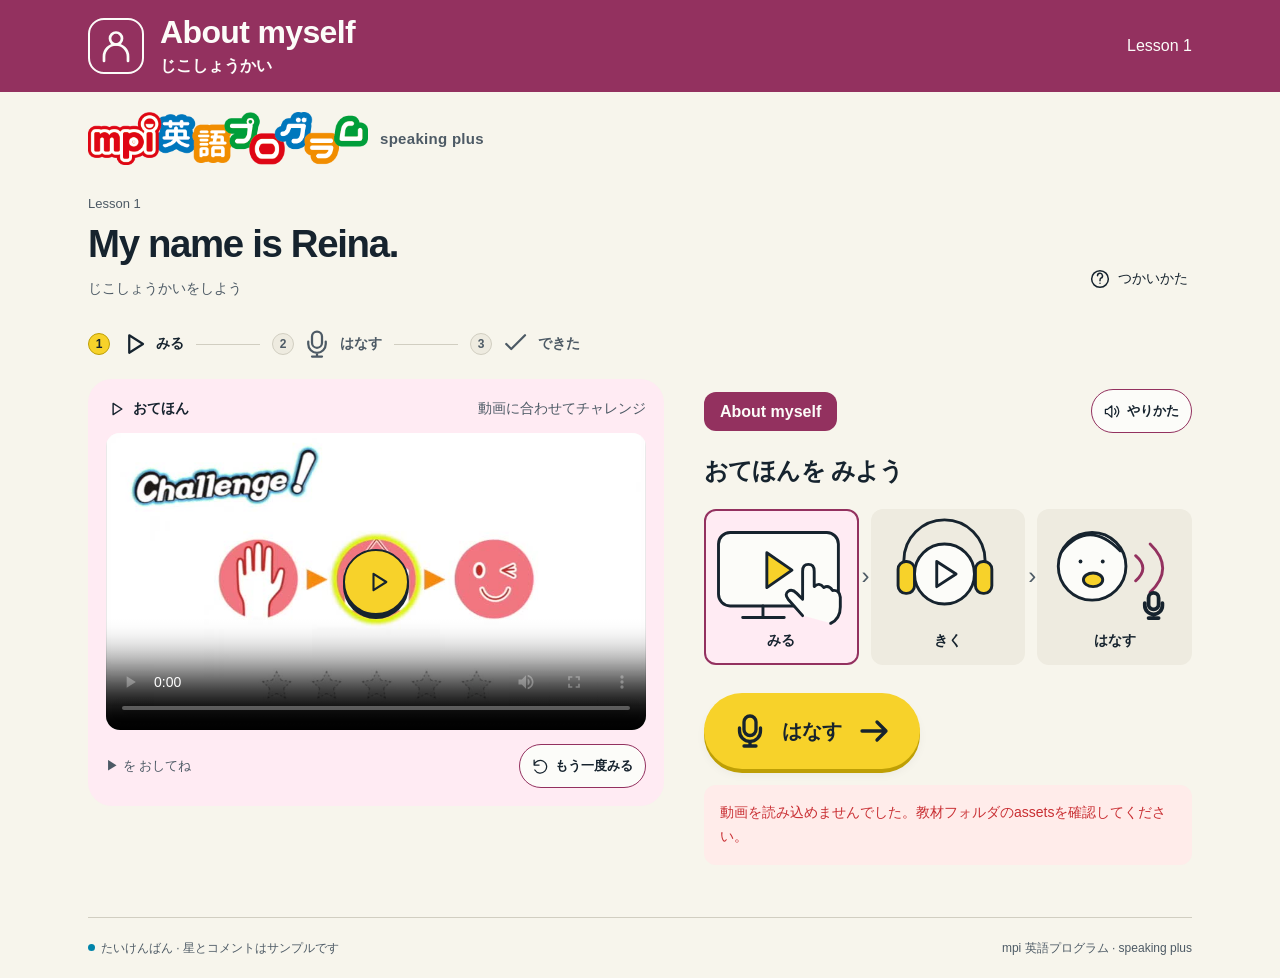
<file: public/aboutmyself.html>
<!doctype html>
<html lang="ja">
<head>
  <meta charset="utf-8">
  <meta name="viewport" content="width=device-width, initial-scale=1, viewport-fit=cover">
  <meta name="color-scheme" content="light">
  <title>mpi speaking plus · モック</title>
  <style>
:root {
  --color-paper: oklch(97% 0.012 95);
  --color-surface: oklch(99% 0.004 95);
  --color-paper-2: oklch(94% 0.016 95);
  --color-ink: oklch(25% 0.028 245);
  --color-muted: oklch(46% 0.025 245);
  --color-rule: oklch(85% 0.018 95);
  --color-accent: oklch(87% 0.17 95);
  --color-accent-ink: var(--color-ink);
  --color-accent-deep: oklch(71% 0.145 95);
  --color-accent-hover: oklch(90% 0.16 95);
  --color-cyan: oklch(57% 0.115 225);
  --color-cyan-soft: oklch(94% 0.035 225);
  --color-coral: oklch(55% 0.19 25);
  --color-coral-soft: oklch(96% 0.023 25);
  --color-mint: oklch(94% 0.035 155);
  --color-green: oklch(39% 0.095 155);
  --color-focus: oklch(46% 0.15 245);
  --color-shadow: oklch(25% 0.028 245 / 0.08);
  --color-transparent: oklch(97% 0.012 95 / 0);
  --font-display: 'Trebuchet MS', 'Hiragino Maru Gothic ProN', 'Yu Gothic', sans-serif;
  --font-body: 'Hiragino Kaku Gothic ProN', 'Yu Gothic', Meiryo, sans-serif;
  --space-2xs: .25rem;
  --space-xs: .5rem;
  --space-sm: .75rem;
  --space-md: 1rem;
  --space-lg: 1.5rem;
  --space-xl: 2.5rem;
  --space-2xl: 4rem;
  --text-sm: .8125rem;
  --text-body: 1rem;
  --text-lg: 1.25rem;
  --text-display: clamp(1.8rem, 3vw, 2.75rem);
  --radius-card: 24px;
  --radius-input: 12px;
  --radius-pill: 999px;
  --rule-thin: 1px;
  --ease-out: cubic-bezier(.16,1,.3,1);
  --ease-in: cubic-bezier(.7,0,.84,0);
  --ease-in-out: cubic-bezier(.65,0,.35,1);
  --dur-micro: 120ms;
  --dur-short: 220ms;
  --dur-long: 420ms;
}

/* Hallmark · macrostructure: Workbench · tone: playful · theme: mpi brand reference · anchor hue: green / rose / yellow
 * Nav: N1 (two lesson destinations) · Footer: Ft2 · enrichment: original lesson media
 * audience: elementary pupils · use: LMS speaking practice
 * Hallmark · pre-emit critique: P4 H5 E4 S5 R4 V4 */

* { box-sizing: border-box; }
html, body { overflow-x: clip; }
body { margin: 0; background: var(--color-paper); color: var(--color-ink); font-family: var(--font-body); font-size: var(--text-body); line-height: 1.7; padding-bottom: env(safe-area-inset-bottom); }
button, a { -webkit-tap-highlight-color: var(--color-transparent); }
button { font: inherit; cursor: pointer; }
button, .lesson-link, .text-link { white-space: nowrap; }
button:disabled { cursor: not-allowed; opacity: .5; }
:focus-visible { outline: 3px solid var(--color-focus); outline-offset: 4px; }
[hidden] { display: none !important; }
h1, h2, h3, p, figure { margin: 0; }
h1, h2, h3 { font-style: normal; min-width: 0; overflow-wrap: anywhere; }
h1, .english, .brand, .count, .end-title { font-family: var(--font-display); }
a { color: inherit; }
svg { width: 24px; height: 24px; fill: none; stroke: currentColor; stroke-width: 1.8; stroke-linecap: round; stroke-linejoin: round; flex-shrink: 0; }
.shell { width: min(1184px, 100%); padding-inline: clamp(16px, 3.2vw, 40px); margin-inline: auto; }
.skip { position: absolute; top: -80px; left: 16px; background: var(--color-accent); padding: 12px; z-index: 20; }
.skip:focus { top: 8px; }
.header { display: flex; flex-wrap: wrap; align-items: center; justify-content: space-between; gap: var(--space-md); padding-block: var(--space-lg); }
.brand { display: flex; align-items: center; gap: var(--space-sm); font-size: 1.15rem; font-weight: 700; line-height: 1.15; }
.brand-name { display: block; font-size: 1.5rem; letter-spacing: -.06em; }
.brand-small { font-size: .7rem; font-family: var(--font-body); font-weight: 500; letter-spacing: .02em; }
.brand-mark { width: 42px; height: 38px; display: flex; justify-content: center; align-items: center; border-radius: 14px 14px 14px 4px; background: var(--color-accent); gap: 5px; transform: rotate(-5deg); }
.brand-mark i { width: 5px; height: 5px; border-radius: 50%; background: var(--color-ink); }
.brand-mark i:last-child { height: 9px; border-radius: 5px; }
.lesson-nav { display: flex; flex-wrap: wrap; gap: var(--space-xs); }
.lesson-link { display: inline-flex; gap: var(--space-xs); align-items: center; min-height: 44px; padding: 8px 16px; border: 1px solid var(--color-rule); border-radius: var(--radius-pill); text-decoration: none; font-family: var(--font-display); font-weight: 700; font-size: .9375rem; background: var(--color-surface); }
.lesson-link[aria-current='page'] { background: var(--color-ink); border-color: var(--color-ink); color: var(--color-paper); }
.lesson-link svg { width: 18px; height: 18px; }
.page-head { padding-block: var(--space-lg); display: flex; align-items: flex-end; justify-content: space-between; gap: var(--space-md); }
.lesson-meta { color: var(--color-muted); font-size: var(--text-sm); margin-bottom: 6px; }
h1 { font-size: var(--text-display); letter-spacing: -.035em; line-height: 1.2; }
.subtitle { margin-top: 10px; color: var(--color-muted); font-size: .9375rem; }
.help { display: flex; align-items: center; gap: 8px; min-height: 44px; font-size: .875rem; border: 0; background: none; color: var(--color-muted); padding: 4px; }
.help svg { width: 20px; }
.steps { list-style: none; padding: 0; margin: 12px 0 28px; display: flex; gap: 12px; align-items: center; }
.steps li { display: flex; gap: 8px; align-items: center; color: var(--color-muted); font-size: .875rem; font-weight: 600; }
.steps li:not(:last-child)::after { content: ''; width: clamp(16px, 5vw, 68px); height: 1px; background: var(--color-rule); margin-inline-start: 4px; }
.step-number { display: grid; place-items: center; width: 30px; height: 30px; border-radius: 50%; background: var(--color-paper-2); border: 1px solid var(--color-rule); font-family: var(--font-display); }
.steps .current { color: var(--color-ink); }
.steps .current .step-number { background: var(--color-accent); border-color: var(--color-accent-deep); }
.steps .complete .step-number { background: var(--color-mint); border-color: var(--color-green); color: var(--color-green); }
.workbench { display: grid; gap: 28px; align-items: start; }
.media-panel { min-width: 0; background: var(--color-cyan-soft); border-radius: var(--radius-card); padding: 18px; }
.media-top { display: flex; justify-content: space-between; align-items: center; margin-bottom: 12px; gap: 8px; }
.media-label { display: flex; align-items: center; gap: 8px; font-weight: 600; font-size: .875rem; }
.media-label svg { width: 19px; }
.media-tag { font-size: .75rem; color: var(--color-muted); }
.video-wrap { position: relative; border-radius: 14px; overflow: clip; background: var(--color-surface); }
video, .scene { width: 100%; height: auto; aspect-ratio: 3/2; object-fit: contain; display: block; background: var(--color-surface); }
.scene { object-fit: contain; }
.video-cover { position: absolute; inset: 0; display: grid; place-items: center; background: var(--color-transparent); }
.play-big { display: grid; place-items: center; height: 66px; width: 66px; border-radius: 50%; background: var(--color-accent); border: 2px solid var(--color-ink); box-shadow: 0 4px 0 var(--color-ink); color: var(--color-ink); transition: transform var(--dur-micro) var(--ease-out); }
.play-big svg { width: 28px; height: 28px; margin-left: 3px; }
.media-caption { margin-top: 14px; display: flex; justify-content: space-between; gap: 8px; align-items: center; font-size: .8125rem; color: var(--color-muted); }
.small-btn { display: inline-flex; align-items: center; justify-content: center; gap: 6px; border: 1px solid var(--color-cyan); border-radius: var(--radius-pill); background: var(--color-surface); color: var(--color-ink); padding: 8px 12px; min-height: 44px; font-size: .8125rem; font-weight: 600; }
.small-btn svg { width: 17px; height: 17px; }
.practice-panel { padding: 4px 0 0; min-width: 0; }
.prompt-top { display: flex; justify-content: space-between; align-items: center; gap: 8px; margin-bottom: 20px; }
.role { display: inline-flex; align-items: center; gap: 6px; font-size: .8125rem; font-weight: 600; color: var(--color-cyan); }
.role svg { width: 19px; }
.count { font-size: .8125rem; color: var(--color-muted); }
h2 { font-size: 1.4375rem; line-height: 1.5; letter-spacing: -.035em; }
.instruction { color: var(--color-muted); font-size: .9375rem; margin-top: 8px; }
.target { padding: 24px 0; margin-block: 4px; }
.english { font-size: clamp(1.8rem, 3vw, 2.65rem); font-weight: 700; letter-spacing: -.03em; line-height: 1.3; overflow-wrap: anywhere; }
.meaning { margin-top: 10px; color: var(--color-muted); font-size: .875rem; }
.listen { display: inline-flex; align-items: center; gap: 7px; border: 0; border-bottom: 1px solid var(--color-cyan); padding: 6px 0; min-height: 44px; background: none; color: var(--color-cyan); font-size: .875rem; font-weight: 600; }
.listen svg { width: 20px; }
.actions { display: flex; flex-wrap: wrap; gap: 12px; align-items: center; }
.btn { --btn-face: var(--color-accent); --btn-ink: var(--color-ink); --btn-edge: var(--color-accent-deep); --btn-cast: var(--color-shadow); display: inline-flex; align-items: center; justify-content: center; gap: .5em; min-height: 54px; padding: .8rem 1.4rem; font-weight: 700; border: 0; border-radius: var(--radius-pill); color: var(--btn-ink); background: var(--btn-face); position: relative; isolation: isolate; box-shadow: 0 4px 0 0 var(--btn-edge), 0 6px 12px -3px var(--btn-cast); transform: translateY(0); transition: transform var(--dur-micro) var(--ease-out); }
.btn:active, .play-big:active { transform: translateY(3px); box-shadow: 0 1px 0 0 var(--btn-edge), 0 2px 6px -2px var(--btn-cast); }
.btn:disabled { transform: none; box-shadow: 0 4px 0 0 var(--btn-edge); }
.btn--soft { --btn-face: var(--color-paper-2); --btn-edge: var(--color-rule); }
.btn--record { min-width: 218px; }
.btn--stop { --btn-face: var(--color-coral); --btn-edge: var(--color-coral); --btn-ink: var(--color-surface); }
.btn svg { width: 22px; }
.sub-action { margin-top: 18px; }
.text-btn { border: 0; background: none; color: var(--color-muted); text-decoration: underline; text-underline-offset: 4px; padding: 8px 0; min-height: 44px; font-size: .8125rem; }
.record-note { font-size: .75rem; color: var(--color-muted); margin-top: 16px; }
.recording { display: flex; align-items: center; gap: 12px; margin-block: 20px; color: var(--color-coral); }
.record-dot { width: 10px; height: 10px; border-radius: 50%; background: var(--color-coral); animation: breathe 1.5s var(--ease-in-out) infinite; }
.meter { display: flex; gap: 4px; align-items: center; height: 30px; }
.meter i { display: block; height: 25px; width: 4px; border-radius: 4px; background: var(--color-coral); transform: scaleY(.15); transition: transform var(--dur-micro) var(--ease-out); }
.timer { font-variant-numeric: tabular-nums; min-width: 3em; font-family: var(--font-display); }
.feedback { padding-block: 18px; border-top: 1px solid var(--color-rule); }
.feedback h3 { display: flex; align-items: center; gap: 8px; font-size: 1.0625rem; }
.feedback h3 svg { color: var(--color-green); }
.feedback p { font-size: .875rem; color: var(--color-muted); margin-top: 8px; }
.playback { width: 100%; height: 44px; margin-block: 14px; }
.sample-result { background: var(--color-mint); padding: 20px; border-radius: 16px; margin-block: 16px; }
.sample-label { display: inline-block; font-size: .75rem; font-weight: 600; color: var(--color-green); border: 1px solid var(--color-green); border-radius: 6px; padding: 1px 8px; }
.sample-stars { color: var(--color-green); font-size: 2rem; line-height: 1.3; letter-spacing: 6px; margin-top: 8px; }
.sample-result h3 { font-size: 1.125rem; margin-top: 8px; }
.sample-result p { color: var(--color-green); font-size: .8125rem; margin-top: 8px; }
.error { background: var(--color-coral-soft); color: var(--color-coral); padding: 16px; border-radius: 12px; font-size: .875rem; margin-block: 16px; }
.status { font-size: .8125rem; margin-block: 8px; color: var(--color-muted); min-height: 0; }
.status:empty { display: none; }
.foot { display: flex; flex-wrap: wrap; align-items: center; justify-content: space-between; gap: var(--space-md); border-top: 1px solid var(--color-rule); margin-top: 36px; padding-block: 20px; font-size: .75rem; color: var(--color-muted); }
.mock-label { display: inline-flex; align-items: center; gap: 6px; }
.mock-label::before { content: ''; width: 7px; height: 7px; border-radius: 50%; background: var(--color-cyan); }
.tip { display: flex; gap: 12px; align-items: center; padding-block: 24px 0; font-size: .8125rem; color: var(--color-muted); }
.buddy { display: grid; place-items: center; background: var(--color-accent); width: 36px; height: 36px; border-radius: 12px 12px 12px 4px; flex-shrink: 0; color: var(--color-ink); font-family: var(--font-display); font-weight: 700; transform: rotate(-6deg); }
.finished { max-width: 760px; margin-inline: auto; padding-block: 20px 8px; }
.finish-hero { display: flex; align-items: center; gap: 20px; margin-bottom: 28px; }
.finish-mark { background: var(--color-accent); width: 80px; height: 80px; border-radius: 28px; display: grid; place-items: center; flex-shrink: 0; transform: rotate(-6deg); }
.finish-mark svg { width: 44px; height: 44px; }
.end-title { font-size: clamp(2rem, 5vw, 3.5rem); line-height: 1.2; font-weight: 700; letter-spacing: -.04em; }
.finish-hero p { color: var(--color-muted); margin-top: 8px; font-size: .9375rem; }
.summary { list-style: none; padding: 0; margin: 0 0 24px; }
.summary li { display: flex; justify-content: space-between; gap: 12px; align-items: center; padding: 20px 0; border-bottom: 1px solid var(--color-rule); }
.summary .english { font-size: 1.4375rem; }
.summary-state { color: var(--color-green); font-size: .8125rem; white-space: nowrap; }
.summary .meaning { margin-top: 4px; }
dialog { color: var(--color-ink); background: var(--color-surface); border: 1px solid var(--color-rule); border-radius: 24px; width: min(520px, calc(100% - 32px)); padding: 28px; }
dialog::backdrop { background: color-mix(in oklch, var(--color-ink) 35%, var(--color-transparent)); }
dialog h2 { font-size: 1.25rem; margin-bottom: 16px; }
dialog p { font-size: .9375rem; margin-bottom: 16px; }
dialog .btn { margin-top: 8px; }
body.embedded .header { display: none; }
@keyframes breathe { 50% { opacity: .35; } }
@keyframes appear { from { opacity: 0; transform: translateY(6px); } to { opacity: 1; transform: none; } }
.practice-panel { animation: appear var(--dur-short) var(--ease-out); }
@media (hover:hover) {
 .btn:not(:disabled):hover { transform: translateY(-2px); box-shadow: 0 6px 0 0 var(--btn-edge), 0 12px 22px -4px var(--btn-cast); }
 .lesson-link:not([aria-current]):hover, .small-btn:hover { background: var(--color-cyan-soft); }
 .play-big:hover { transform: translateY(-2px); }
 .text-btn:hover { color: var(--color-ink); }
}
@media (min-width: 56rem) { .workbench { grid-template-columns: minmax(0, 1.18fr) minmax(0, 1fr); gap: 40px; } .practice-panel { padding-top: 10px; } }
@media (max-width: 40rem) {
 .header { padding-block: 16px; gap: 16px; }
 .brand-name { font-size: 1.25rem; }
 .brand-mark { width: 34px; height: 34px; }
 .brand-small { font-size: .625rem; }
 .lesson-nav { gap: 6px; }
 .lesson-link { font-size: .8125rem; padding: 6px 12px; }
 .lesson-link svg { display: none; }
 .page-head { padding-block: 16px 8px; align-items: flex-start; }
 .help span { display: none; }
 .help { width: 44px; justify-content: center; }
 .steps { gap: 8px; margin: 16px 0 24px; justify-content: space-between; }
 .steps li { font-size: .75rem; gap: 6px; flex-direction: column; white-space: nowrap; flex: 1; }
 .steps li:not(:last-child)::after { display: none; }
 .step-number { width: 26px; height: 26px; }
 .media-panel { padding: 12px; border-radius: 18px; }
 .media-tag { display: none; }
 .media-caption { flex-wrap: wrap; }
 .practice-panel { padding-top: 0; }
 .prompt-top { margin-bottom: 12px; }
 .target { padding-block: 20px; }
 .actions { gap: 12px; }
 .btn { font-size: .9375rem; padding-inline: 20px; }
 .btn--record { min-width: 200px; }
 .tip { align-items: flex-start; }
 .foot { margin-top: 28px; gap: 4px; align-items: flex-start; flex-direction: column; }
 .finish-hero { gap: 16px; }
 .finish-mark { width: 60px; height: 60px; border-radius: 20px; }
 .summary li { align-items: flex-start; flex-direction: column; gap: 8px; }
}
@media (prefers-reduced-motion:reduce) { *, *::before, *::after { animation: none !important; transition: none !important; } }

button:not(.btn):not(:disabled):active, .lesson-link:active { transform: translateY(1px); }

/* Graphic operation guidance. Existing Hum palette and shared lesson structure retained. */
video { aspect-ratio: auto; width: 100%; height: auto; object-fit: contain; }
.scene { aspect-ratio: auto; width: 100%; height: auto; object-fit: contain; }
.steps li > svg { width: 30px; height: 30px; }
.steps .step-number { width: 22px; height: 22px; font-size: .75rem; }
.picture-guide { list-style: none; padding: 0; margin: 20px 0 28px; display: grid; grid-template-columns: repeat(3, minmax(0, 1fr)); gap: 12px; }
.picture-guide li { position: relative; min-width: 0; text-align: center; padding: 8px 0 12px; border-radius: var(--radius-input); background: var(--color-paper-2); }
.picture-guide li:not(:last-child)::after { content: '›'; position: absolute; right: -11px; top: 30%; font-size: 1.5rem; color: var(--color-muted); }
.picture-guide .guide-active { background: var(--color-cyan-soft); outline: 2px solid var(--color-cyan); outline-offset: -2px; }
.picture-guide li > span { display: block; font-size: .875rem; font-weight: 700; }
.guide-graphic { display: block; width: 100%; height: auto; max-width: 160px; margin-inline: auto; stroke: var(--color-ink); stroke-width: 3; fill: none; }
.guide-paper, .guide-hand { fill: var(--color-surface); }
.guide-yellow { fill: var(--color-accent); }
.guide-eye { fill: var(--color-ink); stroke: none; }
.guide-stop { fill: var(--color-coral); }
.guide-wave { stroke: var(--color-cyan); }
.picture-button { min-height: 76px; padding: 12px 28px; font-size: 1.25rem; gap: 14px; }
.picture-button svg { width: 36px; height: 36px; stroke-width: 2.2; }
.picture-button.btn--record svg { width: 42px; height: 42px; }
.btn--stop { min-width: 218px; }
.btn--stop svg { fill: currentColor; }
.guide-audio { flex-shrink: 0; }
.prompt-top { flex-wrap: wrap; }
.prompt-top .count { margin-inline-start: auto; }
.adult-tools { margin-top: 20px; font-size: .8125rem; color: var(--color-muted); }
.adult-tools summary { cursor: pointer; min-height: 44px; display: list-item; padding-block: 10px; }
.adult-tools p { font-size: .8125rem; margin-block: 8px; }
.adult-tools button { margin-inline-end: 12px; }
.voice-review { display: flex; align-items: center; gap: 20px; }
.voice-review > svg { width: 130px; margin-inline: 0; }
.speaking-picture { display: flex; align-items: center; gap: 12px; margin-block: 12px; }
.speaking-picture > svg { width: 120px; margin-inline: 0; }
.speaking-picture .recording { flex-wrap: wrap; gap: 8px; }
.cue-picture > svg { width: 144px; margin-block: 12px; }
.back-action { display: inline-flex; align-items: center; gap: 8px; }
.practice-panel .target { padding-block: 16px; }
.practice-panel h2 { font-size: 1.5rem; }
.record-note { font-size: .875rem; }
.help { color: var(--color-ink); }
.dialog .picture-guide { margin-block: 20px; }
@media (max-width: 40rem) {
 .steps li { flex-direction: row; flex-wrap: wrap; justify-content: center; gap: 6px; }
 .steps li > span:last-child { flex-basis: 100%; text-align: center; }
 .steps li > svg { width: 28px; height: 28px; }
 .steps .step-number { width: 20px; height: 20px; }
 .picture-guide { gap: 8px; margin-block: 16px 24px; }
 .picture-guide li > span { font-size: .75rem; }
 .picture-guide li:not(:last-child)::after { right: -8px; }
 .picture-button { min-height: 76px; }
 .speaking-picture > svg { width: 100px; }
 .speaking-picture { gap: 8px; }
 .voice-review { gap: 12px; }
 .voice-review > svg { width: 100px; }
 dialog { padding: 20px; }
 .practice-panel .target { padding-block: 12px; }
}

/* mpi program reference: green Talk, rose About myself, colorful official logotype. */
body { --color-lesson: oklch(45% .12 150); --color-lesson-soft: oklch(95% .035 150); --color-lesson-line: oklch(74% .10 150); }
body[data-lesson="aboutmyself"] { --color-lesson: oklch(47% .14 355); --color-lesson-soft: oklch(96% .025 355); --color-lesson-line: oklch(77% .08 355); }
.brand { flex-wrap: wrap; gap: 12px; }
.mpi-logo { display: block; width: clamp(200px, 28vw, 280px); height: auto; object-fit: contain; }
.brand-program { font-size: .9375rem; letter-spacing: .02em; color: var(--color-muted); }
.header { padding-block: 20px 12px; }
.page-head { padding-block: 16px; }
.media-panel { background: var(--color-lesson-soft); }
.role, .listen { color: var(--color-lesson); }
.listen { border-color: var(--color-lesson); }
.small-btn { border-color: var(--color-lesson); }
.lesson-badge { background: var(--color-lesson); color: var(--color-surface); padding: 6px 16px; border-radius: var(--radius-input); font-family: var(--font-display); font-size: 1rem; }
.picture-guide .guide-active { background: var(--color-lesson-soft); outline-color: var(--color-lesson); }
.guide-wave { stroke: var(--color-lesson); }
.page-head h1 { font-size: clamp(1.7rem, 3vw, 2.4rem); }
.media-tag, .subtitle { font-size: .875rem; }
.steps { margin-bottom: 20px; }
.tip { display: none; }
@media (max-width: 40rem) { .brand-program { font-size: .8125rem; } .brand { gap: 8px; } .mpi-logo { width: 220px; } .header { padding-block: 16px 4px; } .steps li > svg { width: 28px; height: 28px; } }

/* Persistent, non-interactive lesson identity, also visible inside LMS embeds. */
.lesson-identity { position: sticky; top: 0; z-index: 20; background: var(--color-lesson); color: var(--color-surface); }
.identity-inner { display: flex; align-items: center; gap: 16px; min-height: 92px; padding-block: 12px; }
.identity-symbol { display: grid; place-items: center; width: 56px; height: 56px; flex-shrink: 0; border: 2px solid currentColor; border-radius: 16px; }
.identity-symbol svg { width: 36px; height: 36px; stroke-width: 1.8; }
.identity-title { min-width: 0; }
.identity-name { font-family: var(--font-display); font-size: 2rem; font-weight: 700; line-height: 1.15; letter-spacing: -.02em; }
.identity-description { font-size: 1rem; line-height: 1.5; margin-top: 4px; font-weight: 600; }
.identity-lesson { margin-inline-start: auto; font-family: var(--font-display); font-size: 1rem; white-space: nowrap; }
#practice-panel, #model-video, #finish-heading, #main { scroll-margin-top: 112px; }
@media (max-width: 40rem) {
 .identity-inner { gap: 12px; min-height: 84px; }
 .identity-symbol { width: 44px; height: 44px; border-radius: 12px; }
 .identity-symbol svg { width: 28px; height: 28px; }
 .identity-name { font-size: 1.625rem; white-space: nowrap; }
 .identity-description { font-size: .875rem; }
 .identity-lesson { display: none; }
 #practice-panel, #model-video, #finish-heading, #main { scroll-margin-top: 100px; }
}

</style>
  
  
</head>
<body data-lesson="aboutmyself">
  <a class="skip" href="#main">れんしゅうへ</a>
  <div id="app"></div>
  <noscript>この教材を使うにはJavaScriptを有効にしてください。</noscript>
<script>window.MPI_LESSONS={"aboutmyself": {"name": "About myself", "lesson": "Lesson 1", "title": "My name is Reina.", "subtitle": "じこしょうかいをしよう", "intro": "動画の合図に合わせて、レイナのせりふを言ってみよう。", "video": "[data-uri]", "poster": "[data-uri]", "source": "aboutmyself/Lesson1", "prompts": [{"text": "Hi.", "spoken": "Hi.", "meaning": "こんにちは。", "instruction": "まずは、元気にあいさつしよう。", "role": "あいさつ", "pauseAt": 8, "startAt": 0, "audio": "[data-uri]"}, {"text": "My name is Reina.", "spoken": "My name is Reina.", "meaning": "わたしの名前はレイナです。", "instruction": "レイナになって、名前を言ってみよう。", "role": "なまえをいう", "pauseAt": 11, "startAt": 8}, {"text": "Thank you.", "spoken": "Thank you.", "meaning": "ありがとう。", "instruction": "最後は、お礼を言おう。", "role": "おれい", "pauseAt": 13, "startAt": 11}]}};</script>
<script>
(() => {
  'use strict';
  const $ = (id) => document.getElementById(id);
  const icons = {
    play: '<path d="m9 5 11 7-11 7z"/>',
    mic: '<rect x="8" y="2" width="8" height="13" rx="4"/><path d="M5 10v2a7 7 0 0 0 14 0v-2M12 19v3M8 22h8"/>',
    stop: '<rect x="6" y="6" width="12" height="12" rx="2"/>',
    arrow: '<path d="M4 12h16m-6-6 6 6-6 6"/>',
    sound: '<path d="m11 4-6 5H2v6h3l6 5zM15 8a6 6 0 0 1 0 8m3-11a10 10 0 0 1 0 14"/>',
    chat: '<path d="M21 11a8 8 0 0 1-8 8H6l-4 3V11a9 9 0 0 1 19 0Z"/><path d="M7 10h10M7 14h6"/>',
    person: '<circle cx="12" cy="7" r="4"/><path d="M4 22v-3a8 8 0 0 1 16 0v3"/>',
    check: '<path d="m5 12 4 4L20 5"/>',
    help: '<circle cx="12" cy="12" r="10"/><path d="M9 8a3 3 0 1 1 4 3c-1 .5-1 1-1 3m0 3v.1"/>',
    replay: '<path d="M3 10a9 9 0 1 1 1 7M3 3v7h7"/>',
    star: '<path d="m12 2 3 6 7 1-5 5 1 8-6-4-6 4 1-8-5-5 7-1z"/>'
  };
  const icon = (name) => `<svg viewBox="0 0 24 24" aria-hidden="true">${icons[name] || icons.chat}</svg>`;
  const hand = '<path class="guide-hand" d="M102 102 87 85q-4-5 0-8t9 2l6 6V56q0-7 6-7t6 7v16q5-5 10 1 5-3 9 3 7-1 8 7v10q0 12-10 17"/>';
  function drawing(kind) {
    const shapes = {
      watch: '<rect class="guide-paper" x="15" y="16" width="124" height="76" rx="12"/><path d="M61 92v12m-21 0h43"/><path class="guide-yellow" d="m65 37 26 18-26 18z"/>' + hand,
      tap: '<circle class="guide-yellow" cx="73" cy="54" r="40"/><g transform="translate(48 24) scale(2)">' + icons.mic + '</g>' + hand,
      speak: '<circle class="guide-paper" cx="57" cy="51" r="35"/><path d="M26 35q28-33 60 0"/><circle class="guide-eye" cx="45" cy="46" r="2"/><circle class="guide-eye" cx="68" cy="46" r="2"/><ellipse class="guide-yellow" cx="58" cy="65" rx="10" ry="7"/><path class="guide-wave" d="M102 40q15 13 0 26m15-38q26 25 0 50"/><g transform="translate(105 76) scale(1.3)">' + icons.mic + '</g>',
      stop: '<circle class="guide-stop" cx="73" cy="54" r="40"/><rect class="guide-paper" x="58" y="39" width="30" height="30" rx="4"/>' + hand,
      listen: '<circle class="guide-paper" cx="76" cy="59" r="31"/><path d="M34 57V45a42 42 0 0 1 84 0v12"/><rect class="guide-yellow" x="28" y="46" width="17" height="33" rx="8"/><rect class="guide-yellow" x="108" y="46" width="17" height="33" rx="8"/><path d="m68 46 20 13-20 13z"/>',
    };
    return `<svg class="guide-graphic" viewBox="0 0 160 116" aria-hidden="true">${shapes[kind] || shapes.speak}</svg>`;
  }
  function guide(kind = 'record', active = -1) {
    const items = kind === 'watch' ? [['watch', 'みる'], ['listen', 'きく'], ['speak', 'はなす']] : [['tap', 'マイクをおす'], ['speak', 'はなす'], ['stop', 'とめる']];
    return `<ol class="picture-guide" aria-label="${kind === 'watch' ? 'おてほんを見て、聞いて、話す' : 'マイクを押して話し、四角のボタンで止める'}">${items.map(([image, label], i) => `<li ${i === active ? 'class="guide-active" aria-current="step"' : ''}>${drawing(image)}<span>${label}</span></li>`).join('')}</ol>`;
  }
  const query = new URLSearchParams(location.search);
  const initial = query.get('lesson') || document.body.dataset.lesson || 'talk';
  const key = Object.hasOwn(window.MPI_LESSONS, initial) ? initial : (document.body.dataset.lesson || Object.keys(window.MPI_LESSONS)[0]);
  const lesson = window.MPI_LESSONS[key];
  const embedded = query.get('embed') === '1';
  const state = { stage: 'watch', prompt: 0, phase: 'ready', results: lesson.prompts.map(() => null), generation: 0 };
  let stream = null, recorder = null, audioContext = null, timer = null, meterFrame = null;
  let playbackUrl = null, audio = null, recordingStarted = 0;
  let spokenGeneration = 0, recordingPeak = 0, monitorAvailable = false;
  document.body.dataset.lesson = key;
  if (embedded) document.body.classList.add('embedded');
  document.title = `${lesson.name} · ${lesson.title} | mpi speaking plus`;
  const app = $('app');
  app.innerHTML = `
    <section class="lesson-identity" aria-label="いまのきょうざい">
      <div class="shell identity-inner">
        <span class="identity-symbol" aria-hidden="true">${icon(key === 'talk' ? 'chat' : 'person')}</span>
        <div class="identity-title"><p class="identity-name" lang="en">${lesson.name}</p><p class="identity-description">${key === 'talk' ? 'かいわ' : 'じこしょうかい'}</p></div>
        <span class="identity-lesson">${lesson.lesson}</span>
      </div>
    </section>
    <header class="header shell">
      <div class="brand"><img class="mpi-logo" src="[data-uri]" width="432" height="82" alt="mpi英語プログラム"><span class="brand-program">speaking plus</span></div>

    </header>
    <main class="shell" id="main">
      <div class="page-head"><div><p class="lesson-meta" id="lesson-meta"></p><h1 id="page-title"></h1><p class="subtitle" id="subtitle"></p></div><button class="help" id="help-button" type="button">${icon('help')}<span>つかいかた</span></button></div>
      <ol class="steps" aria-label="れんしゅうの流れ">
        <li id="step-watch"><span class="step-number">1</span>${icon('play')}<span>みる</span></li>
        <li id="step-practice"><span class="step-number">2</span>${icon('mic')}<span>はなす</span></li>
        <li id="step-finish"><span class="step-number">3</span>${icon('check')}<span>できた</span></li>
      </ol>
      <div id="lesson-body">
        <div class="workbench">
          <section class="media-panel" aria-label="お手本と会話の場面">
            <div class="media-top"><span class="media-label" id="media-label">${icon('play')}おてほん</span><span class="media-tag" id="media-tag"></span></div>
            <div class="video-wrap"><video id="model-video" width="880" height="484" controls playsinline preload="metadata"></video><img class="scene" id="scene" width="720" height="480" alt="" hidden><div class="video-cover" id="video-cover"><button class="play-big" id="play-video" aria-label="お手本動画を再生">${icon('play')}</button></div></div>
            <div class="media-caption"><span id="media-caption">▶ を おしてね</span><button class="small-btn" id="replay-video" type="button">${icon('replay')}もう一度みる</button></div>
          </section>
          <section class="practice-panel" id="practice-panel" aria-label="スピーキングれんしゅう"></section>
        </div>
        <div class="tip"><span class="buddy" aria-hidden="true">: )</span><p id="tip-text">ゆっくり、はなしてみよう。</p></div>
      </div>
      <section class="finished" id="finished" hidden aria-label="今日のふりかえり"></section>
      <footer class="foot"><span class="mock-label">たいけんばん · 星とコメントはサンプルです</span><span>mpi 英語プログラム · speaking plus</span></footer>
    </main>
    <dialog id="help-dialog" aria-labelledby="help-title"><h2 id="help-title">やってみよう</h2>${guide()}<button class="small-btn" id="help-audio">${icon('sound')}せつめいをきく</button><details class="adult-tools"><summary>おとなのかたへ</summary><p>録音は1回30秒まで。声はサーバーに送信しません。星とコメントはサンプル表示です。マイクの許可画面が表示された場合は、端末の設定を確認してください。</p></details><button class="btn" id="close-help">${icon('check')}わかった</button></dialog>`;
  $('lesson-meta').textContent = lesson.lesson;
  $('page-title').textContent = query.get('title')?.slice(0, 80) || lesson.title;
  $('subtitle').textContent = lesson.subtitle;
  const video = $('model-video');
  video.src = lesson.video;
  video.poster = lesson.poster;
  video.addEventListener('loadedmetadata', () => { if (video.videoWidth && video.videoHeight) { video.width = video.videoWidth; video.height = video.videoHeight; } });
  $('media-tag').textContent = key === 'talk' ? '会話のお手本' : '動画に合わせてチャレンジ';
  $('help-button').addEventListener('click', () => $('help-dialog').showModal());
  $('help-audio').onclick = readGuide;
  $('close-help').addEventListener('click', () => $('help-dialog').close());
  $('help-dialog').addEventListener('click', (event) => { if (event.target === $('help-dialog')) { const r = event.target.getBoundingClientRect(); if (event.clientX < r.left || event.clientX > r.right || event.clientY < r.top || event.clientY > r.bottom) event.target.close(); } });

  function stopAudio() {
    spokenGeneration++;
    if (audio) { audio.pause(); audio.onended = null; audio.onerror = null; audio = null; }
    if ('speechSynthesis' in window) window.speechSynthesis.cancel();
    const button = $('listen-model');
    if (button) { button.disabled = ['recording', 'requesting', 'saving', 'cue'].includes(state.phase); button.innerHTML = icon('sound') + 'おてほん'; }
  }
  function revokeRecording() { if (playbackUrl) URL.revokeObjectURL(playbackUrl); playbackUrl = null; }
  function stopMonitor() {
    clearInterval(timer); timer = null;
    cancelAnimationFrame(meterFrame); meterFrame = null;
    if (audioContext) { audioContext.close().catch(() => {}); audioContext = null; }
  }
  function releaseTracks() { if (stream) stream.getTracks().forEach(track => track.stop()); stream = null; }
  function cancelRecording() {
    state.generation++;
    if (recorder && recorder.state !== 'inactive') { recorder.onstop = null; recorder.stop(); }
    recorder = null; stopMonitor(); releaseTracks();
  }
  function cleanup() { cancelRecording(); stopAudio(); video.pause(); const player = $('my-voice'); if (player) player.pause(); }
  function setSteps() {
    const stages = ['watch', 'practice', 'finish'];
    stages.forEach((stage, index) => {
      const li = $(`step-${stage}`), current = stages.indexOf(state.stage);
      li.className = index === current ? 'current' : index < current ? 'complete' : '';
      li.querySelector('.step-number').textContent = index < current ? '✓' : index + 1;
      if (index === current) li.setAttribute('aria-current', 'step'); else li.removeAttribute('aria-current');
    });
  }
  function status(message, error = false) {
    const box = $('status');
    if (!box) return;
    box.textContent = message;
    box.className = error ? 'error' : 'status';
    box.setAttribute('role', error ? 'alert' : 'status');
  }
  function focusPanel() { const h = $('practice-heading'); if (h) h.focus({ preventScroll: true }); if (innerWidth < 896 && state.stage === 'practice' && state.phase !== 'cue') $('practice-panel').scrollIntoView({ block: 'start' }); }
  function setMedia() {
    const prompt = lesson.prompts[state.prompt];
    const showScene = state.stage === 'practice' && key === 'talk';
    video.hidden = showScene;
    $('scene').hidden = !showScene;
    $('video-cover').hidden = showScene || !video.paused || state.stage === 'finish';
    if (showScene) { $('scene').src = prompt.image; $('scene').alt = `${prompt.role}：${prompt.meaning}`; }
    $('media-label').innerHTML = icon(showScene ? 'chat' : 'play') + (showScene ? 'きょうの かいわ' : state.stage === 'practice' ? 'あいずを みよう' : 'おてほん');
    $('replay-video').hidden = showScene;
    $('media-caption').textContent = showScene ? prompt.role : state.stage === 'practice' ? 'とまったら、あなたの ばん！' : '▶ を おしてね';
  }
  async function playVideo(restart = false) {
    if (state.phase === 'recording' || state.phase === 'requesting' || state.phase === 'saving') return;
    stopAudio();
    if (state.stage === 'practice' && key === 'aboutmyself') {
      state.phase = 'cue';
      renderPanel();
      if (innerWidth < 896) video.scrollIntoView({ block: 'start' });
      if (restart || video.currentTime >= lesson.prompts[state.prompt].pauseAt) video.currentTime = lesson.prompts[state.prompt].startAt;
    } else if (restart) video.currentTime = 0;
    try { await video.play(); $('video-cover').hidden = true; }
    catch { if (state.phase === 'cue') { state.phase = 'ready'; renderPanel(); } status('動画を再生できませんでした。再生ボタンをもう一度おしてね。', true); }
  }
  $('play-video').addEventListener('click', () => playVideo());
  $('replay-video').addEventListener('click', () => playVideo(true));
  video.addEventListener('play', () => {
    if (['recording', 'requesting', 'saving'].includes(state.phase)) { video.pause(); return; }
    stopAudio(); $('video-cover').hidden = true;
  });
  video.addEventListener('pause', () => {
    if (state.stage === 'watch') $('video-cover').hidden = false;
  });
  video.addEventListener('ended', () => {
    $('video-cover').hidden = false;
    if (state.stage === 'watch') { $('media-caption').textContent = 'つぎは、あなたの ばん！'; }
    else if (state.phase === 'cue') { state.phase = 'ready'; renderPanel(); }
  });
  video.addEventListener('error', () => status('動画を読み込めませんでした。教材フォルダのassetsを確認してください。', true));
  video.addEventListener('timeupdate', () => {
    if (state.stage === 'practice' && key === 'aboutmyself' && state.phase === 'cue' && video.currentTime >= lesson.prompts[state.prompt].pauseAt) {
      video.pause(); state.phase = 'ready'; renderPanel(); focusPanel();
      $('media-caption').textContent = 'マイクを おしてね';
    }
  });

  function renderPanel() {
    setSteps(); setMedia();
    const panel = $('practice-panel');
    if (state.stage === 'watch') {
      panel.innerHTML = `<div class="prompt-top"><span class="role lesson-badge">${lesson.name}</span><button class="guide-audio small-btn" id="read-guide" aria-label="つかいかたを音声で聞く">${icon('sound')}やりかた</button></div><h2 id="practice-heading" tabindex="-1">おてほんを みよう</h2>${guide('watch', 0)}<div class="actions"><button class="btn picture-button" id="start-practice">${icon('mic')}はなす${icon('arrow')}</button></div><div id="status" class="status" aria-live="polite"></div>`;
      $('start-practice').onclick = startPractice;
      $('read-guide').onclick = readGuide;
      return;
    }
    const p = lesson.prompts[state.prompt];
    const isReview = state.phase === 'review';
    const busy = ['recording', 'requesting', 'saving', 'cue'].includes(state.phase);
    const instruction = state.phase === 'recording' ? 'はなしてみよう' : isReview ? 'じぶんの こえを きこう' : state.phase === 'cue' ? 'あいずを まってね' : 'あなたの ばん！';
    panel.innerHTML = `<div class="prompt-top"><span class="role">${icon(key === 'talk' ? 'chat' : 'person')}${p.role}</span><span class="count">${state.prompt + 1} / ${lesson.prompts.length}</span><button class="small-btn guide-audio" id="read-guide" ${busy ? 'disabled' : ''} aria-label="つかいかたを音声で聞く">${icon('sound')}やりかた</button></div><h2 id="practice-heading" tabindex="-1">${instruction}</h2><div class="target"><p class="english" lang="en">${p.text}</p><p class="meaning">${p.meaning}</p></div><button class="listen" id="listen-model" ${busy ? 'disabled' : ''}>${icon('sound')}おてほん</button>
      <div id="status" class="status" aria-live="polite"></div>
      ${state.phase === 'recording' ? `<div class="speaking-picture">${drawing('speak')}<div class="recording" role="status"><span class="record-dot"></span><span>きいているよ</span><span class="meter" id="meter" aria-hidden="true">${'<i></i>'.repeat(9)}</span><span class="timer" id="timer">0:00</span></div></div><div class="actions"><button class="btn btn--stop picture-button" id="stop-recording" aria-label="はなしおわったら録音を止める">${icon('stop')}おわった</button></div><p class="record-note">■ を おしてね</p>` : state.phase === 'requesting' || state.phase === 'saving' ? `<p class="instruction" role="status">${state.phase === 'requesting' ? 'マイクを じゅんびちゅう…' : 'ちょっと まってね…'}</p><div class="sub-action"><button class="text-btn" id="cancel-recording">やめる</button></div>` : isReview ? `<div class="feedback"><div class="voice-review">${drawing('listen')}<button class="btn picture-button" id="listen-own" aria-label="録音した自分の声を再生する">${icon('play')}きく</button></div><audio class="playback" id="my-voice" controls aria-label="じぶんのこえ"></audio><div class="actions"><button class="small-btn" id="retry-recording">${icon('replay')}もういちど</button></div><details class="adult-tools"><summary>おとなのかたへ</summary><button class="small-btn" id="sample-result">サンプル評価を見る</button><p>音声は送信・採点していません。</p></details></div>` : state.phase === 'sample' ? '' : `${state.phase === 'cue' ? `<div class="cue-picture">${drawing('watch')}</div>` : guide('record', 0)}<div class="actions"><button class="btn btn--record picture-button" id="record" ${state.phase === 'cue' ? 'disabled' : ''}>${icon('mic')}はなす</button></div><details class="adult-tools"><summary>おとなのかたへ</summary><p>音声API未接続のモックです。録音なしでも画面の流れを確認できます。</p><button class="text-btn" id="skip-recording" ${state.phase === 'cue' ? 'disabled' : ''}>録音せずに体験する</button>${state.phase === 'cue' ? '<button class="text-btn" id="skip-cue">合図をスキップ</button>' : ''}</details>`}
      <div id="result-area"></div><div class="sub-action"><button class="text-btn back-action" id="back" aria-label="${state.prompt ? 'ひとつ前にもどる' : 'おてほんにもどる'}">${icon('replay')}もどる</button></div>`;
    $('listen-model').onclick = listenModel;
    $('read-guide').onclick = readGuide;
    if ($('listen-own')) $('listen-own').onclick = () => { stopAudio(); $('my-voice').play().catch(() => status('もういちど ▶ を おしてね。', true)); };
    if ($('record')) $('record').onclick = record;
    if ($('stop-recording')) $('stop-recording').onclick = stopRecording;
    if ($('cancel-recording')) $('cancel-recording').onclick = () => { cancelRecording(); state.phase = 'ready'; renderPanel(); };
    if ($('skip-recording')) $('skip-recording').onclick = () => { state.phase = 'sample'; renderPanel(); showSample(); };
    if ($('skip-cue')) $('skip-cue').onclick = () => { video.pause(); state.phase = 'ready'; renderPanel(); };
    if ($('retry-recording')) $('retry-recording').onclick = record;
    if ($('sample-result')) $('sample-result').onclick = () => { stopAudio(); showSample(); };
    if (isReview && playbackUrl) { $('my-voice').src = playbackUrl; $('my-voice').onplay = stopAudio; showNext(false); }
    if (state.phase === 'sample') showSample();
    $('back').onclick = () => {
      cleanup(); revokeRecording();
      if (state.prompt > 0) { state.prompt--; state.phase = 'ready'; renderPanel(); }
      else { state.stage = 'watch'; state.phase = 'ready'; video.currentTime = 0; renderPanel(); }
      focusPanel();
    };
  }
  function readGuide() {
    stopAudio(); video.pause(); if ($('my-voice')) $('my-voice').pause();
    if (!('speechSynthesis' in window)) { status('この きかいでは、せつめいを よめません。えを みてね。', true); return; }
    const text = $('help-dialog').open ? 'マイクのボタンを押して、英語をはなしてね。はなし終わったら、四角い、おわったボタンを押そう。' : state.stage === 'watch' ? 'さんかくのボタンを押して、お手本を見てね。見終わったら、マイクのボタンで、はなす練習をはじめよう。' : state.phase === 'review' ? 'さんかくの、きくボタンを押すと、自分の声が聞けるよ。もういちど、のボタンで、やり直せるよ。' : 'マイクのボタンを押して、英語をはなしてね。はなし終わったら、四角い、おわったボタンを押そう。';
    const utterance = new SpeechSynthesisUtterance(text);
    utterance.lang = 'ja-JP'; utterance.rate = .9;
    const voice = speechSynthesis.getVoices().find(v => v.lang.startsWith('ja'));
    if (voice) utterance.voice = voice;
    utterance.onerror = event => { if (!['canceled', 'interrupted'].includes(event.error)) status('せつめいを よめませんでした。えを みてね。', true); };
    speechSynthesis.speak(utterance);
  }
  function startPractice() {
    cleanup(); revokeRecording();
    state.stage = 'practice'; state.prompt = 0; state.phase = 'ready';
    renderPanel(); focusPanel();
    if (key === 'aboutmyself') playVideo(true);
  }
  async function listenModel() {
    stopAudio(); video.pause(); if ($('my-voice')) $('my-voice').pause();
    const p = lesson.prompts[state.prompt], button = $('listen-model');
    button.disabled = true; button.innerHTML = icon('sound') + 'きいてね';
    const generation = spokenGeneration;
    try {
      if (p.questionAudio) await playFile(p.questionAudio, generation);
      if (generation !== spokenGeneration) return;
      if (p.audio) await playFile(p.audio, generation);
      else await speak(p.spoken, generation);
    } catch { if (generation === spokenGeneration) status('お手本の音声を再生できませんでした。もう一度おしてね。', true); }
    finally { if (generation === spokenGeneration && $('listen-model')) { $('listen-model').disabled = false; $('listen-model').innerHTML = icon('sound') + 'おてほん'; } }
  }
  function playFile(src, generation) {
    return new Promise((resolve, reject) => {
      if (generation !== spokenGeneration) return resolve();
      audio = new Audio(src);
      audio.onended = resolve; audio.onerror = reject;
      audio.play().catch(reject);
    });
  }
  function speak(text, generation) {
    return new Promise((resolve, reject) => {
      if (generation !== spokenGeneration) return resolve();
      if (!('speechSynthesis' in window)) return reject(new Error('No speech synthesis'));
      const utterance = new SpeechSynthesisUtterance(text);
      utterance.lang = 'en-US'; utterance.rate = .85;
      const voice = speechSynthesis.getVoices().find(v => v.lang === 'en-US') || speechSynthesis.getVoices().find(v => v.lang.startsWith('en'));
      if (voice) utterance.voice = voice;
      utterance.onend = resolve; utterance.onerror = reject;
      window.speechSynthesis.speak(utterance);
    });
  }
  function setupMonitor() {
    try {
      const Context = window.AudioContext || window.webkitAudioContext;
      if (!Context) return;
      audioContext = new Context();
      audioContext.resume().catch(() => {});
      const source = audioContext.createMediaStreamSource(stream), analyser = audioContext.createAnalyser();
      analyser.fftSize = 1024; source.connect(analyser);
      const data = new Uint8Array(analyser.fftSize);
      const update = () => {
        if (!audioContext || !stream) return;
        analyser.getByteTimeDomainData(data);
        let sum = 0;
        for (const value of data) sum += ((value - 128) / 128) ** 2;
        const rms = Math.sqrt(sum / data.length); recordingPeak = Math.max(recordingPeak, rms);
        if (audioContext.state === 'running') monitorAvailable = true;
        document.querySelectorAll('#meter i').forEach((bar, i) => { bar.style.transform = `scaleY(${Math.max(.12, Math.min(1, rms * 12 * (1 - Math.abs(i - 4) / 7)))})`; });
        meterFrame = requestAnimationFrame(update);
      };
      update();
    } catch { stopMonitor(); }
  }
  async function record() {
    cleanup(); revokeRecording();
   
    const generation = state.generation;
    if (!navigator.mediaDevices?.getUserMedia || !window.MediaRecorder) {
      state.phase = 'ready'; renderPanel();
      status('この環境では録音できません。HTTPSで開くか、Safari・Chrome・Edgeの新しいバージョンで試してね。「録音せずに体験する」でも進めます。', true); return;
    }
    state.phase = 'requesting'; renderPanel();
    try {
      const candidate = await navigator.mediaDevices.getUserMedia({ audio: { echoCancellation: true, noiseSuppression: true }, video: false });
      if (generation !== state.generation) { candidate.getTracks().forEach(track => track.stop()); return; }
      stream = candidate;
      const types = ['audio/webm;codecs=opus', 'audio/mp4', 'audio/webm'];
      const mimeType = types.find(type => MediaRecorder.isTypeSupported(type));
      const capture = new MediaRecorder(stream, mimeType ? { mimeType } : undefined);
      recorder = capture;
      const chunks = [];
      recordingPeak = 0; monitorAvailable = false;
      capture.ondataavailable = (event) => { if (event.data.size) chunks.push(event.data); };
      capture.onerror = () => {
        if (generation !== state.generation) return;
        cancelRecording(); state.phase = 'ready'; renderPanel(); status('録音が止まりました。マイクを確認して、もう一度はなしてね。', true);
      };
      capture.onstop = () => {
        stopMonitor(); releaseTracks(); recorder = null;
        if (generation !== state.generation) return;
        const duration = (Date.now() - recordingStarted) / 1000;
        const blob = new Blob(chunks, { type: capture.mimeType || mimeType || chunks[0]?.type || 'audio/webm' });
        state.phase = 'ready';
        if (blob.size < 100 || duration < .5) { renderPanel(); status('録音が短すぎたよ。もう一度マイクをおして話してみよう。', true); return; }
        if (monitorAvailable && recordingPeak < .003) { renderPanel(); status('声を確認できなかったよ。マイクに近づいて、もう一度話してみよう。', true); return; }
        playbackUrl = URL.createObjectURL(blob);
        state.phase = 'review'; renderPanel(); focusPanel();
        status('▶ で じぶんの こえを きこう。');
      };
      capture.start(); recordingStarted = Date.now(); state.phase = 'recording'; renderPanel(); setupMonitor();
      timer = setInterval(() => {
        const elapsed = Math.floor((Date.now() - recordingStarted) / 1000);
        if ($('timer')) $('timer').textContent = `0:${String(elapsed).padStart(2, '0')}`;
        if (elapsed >= 30) stopRecording();
      }, 250);
      stream.getAudioTracks().forEach(track => track.addEventListener('ended', () => { if (recorder?.state === 'recording') stopRecording(); }));
    } catch (error) {
      if (generation !== state.generation) return;
      stopMonitor(); releaseTracks(); recorder = null; state.phase = 'ready'; renderPanel();
      const message = error.name === 'NotAllowedError' || error.name === 'SecurityError'
        ? 'マイクを使えませんでした。ブラウザのマイクを「許可」にしてね。LMSの中だけで使えないときは、先生に確認してね。'
        : error.name === 'NotFoundError' ? 'マイクが見つからなかったよ。マイクをつないで、もう一度試してね。'
        : error.name === 'NotReadableError' ? 'マイクを使えませんでした。ほかのアプリの録音を止めて、もう一度試してね。'
        : '録音を始められませんでした。マイクとブラウザを確認して、もう一度試してね。';
      status(message + '「録音せずに体験する」でも進めます。', true);
    }
  }
  function stopRecording() {
    if (!recorder || recorder.state !== 'recording') return;
    state.phase = 'saving'; clearInterval(timer); timer = null;
    recorder.stop(); renderPanel();
  }
  function showSample() {
    const box = $('result-area'); if (!box) return;
    box.innerHTML = `<div class="sample-result"><span class="sample-label">サンプルの評価</span><div class="sample-stars" aria-label="星3つの表示例">★★★</div><h3>いいね！ その調子。</h3><p>この星とコメントは表示例です。<br>あなたの声を採点した結果ではありません。</p></div>`;
    showNext(true);
  }
  function showNext(withSample) {
    const area = $('result-area');
    const old = $('next-prompt'); if (old) old.remove();
    const button = document.createElement('button');
    button.id = 'next-prompt'; button.className = 'btn picture-button'; button.style.marginTop = '16px';
    button.innerHTML = (state.prompt === lesson.prompts.length - 1 ? 'できた' : 'つぎへ') + icon('arrow');
    button.onclick = () => nextPrompt(withSample);
    area.append(button);
  }
  function nextPrompt(withSample) {
    const recorded = Boolean(playbackUrl);
    state.results[state.prompt] = { recorded, sample: Boolean(withSample) };
    cleanup(); revokeRecording();
    if (state.prompt < lesson.prompts.length - 1) {
      state.prompt++; state.phase = 'ready'; renderPanel(); focusPanel();
      if (key === 'aboutmyself') playVideo(true);
    } else finish();
  }
  function finish() {
    state.stage = 'finish'; state.phase = 'ready'; setSteps();
    $('lesson-body').hidden = true; $('finished').hidden = false;
    const count = state.results.filter(result => result?.recorded).length;
    $('finished').innerHTML = `<div class="finish-hero"><div class="finish-mark" aria-hidden="true">${icon('star')}</div><div><h2 class="end-title" id="finish-heading" tabindex="-1" lang="en">You did it!</h2><p>きょうは ここまで！</p></div></div><ul class="summary">${lesson.prompts.map((p, i) => `<li><div><p class="english" lang="en">${p.text}</p><p class="meaning">${p.meaning}</p></div><span class="summary-state">${state.results[i]?.recorded ? '✓ はなしたよ' : 'サンプルで体験'}</span></li>`).join('')}</ul><p class="instruction">${count ? `${count}つのことばを録音したよ。` : '画面の流れを体験したよ。'}</p><div class="actions" style="margin-top:24px"><button class="btn" id="restart">${icon('replay')}もういちど</button><button class="btn btn--soft" id="to-model">おてほんにもどる</button></div>`;
    $('finish-heading').focus({ preventScroll: true });
    $('restart').onclick = () => { state.results = lesson.prompts.map(() => null); $('lesson-body').hidden = false; $('finished').hidden = true; startPractice(); };
    $('to-model').onclick = () => { state.results = lesson.prompts.map(() => null); state.stage = 'watch'; state.prompt = 0; $('lesson-body').hidden = false; $('finished').hidden = true; video.currentTime = 0; renderPanel(); focusPanel(); };
  }
  document.addEventListener('visibilitychange', () => { if (document.hidden) { stopAudio(); video.pause(); if (state.phase === 'recording') stopRecording(); else if (state.phase === 'requesting') { cancelRecording(); state.phase = 'ready'; renderPanel(); } } });
  window.addEventListener('pagehide', () => { cleanup(); revokeRecording(); });
  renderPanel();
})();

</script>
</body>
</html>
</file>
<file: mock/styles.css>
/* Hallmark · macrostructure: Workbench · tone: playful · theme: mpi brand reference · anchor hue: green / rose / yellow
 * Nav: N1 (two lesson destinations) · Footer: Ft2 · enrichment: original lesson media
 * audience: elementary pupils · use: LMS speaking practice
 * Hallmark · pre-emit critique: P4 H5 E4 S5 R4 V4 */
@import url('tokens.css');
* { box-sizing: border-box; }
html, body { overflow-x: clip; }
body { margin: 0; background: var(--color-paper); color: var(--color-ink); font-family: var(--font-body); font-size: var(--text-body); line-height: 1.7; padding-bottom: env(safe-area-inset-bottom); }
button, a { -webkit-tap-highlight-color: var(--color-transparent); }
button { font: inherit; cursor: pointer; }
button, .lesson-link, .text-link { white-space: nowrap; }
button:disabled { cursor: not-allowed; opacity: .5; }
:focus-visible { outline: 3px solid var(--color-focus); outline-offset: 4px; }
[hidden] { display: none !important; }
h1, h2, h3, p, figure { margin: 0; }
h1, h2, h3 { font-style: normal; min-width: 0; overflow-wrap: anywhere; }
h1, .english, .brand, .count, .end-title { font-family: var(--font-display); }
a { color: inherit; }
svg { width: 24px; height: 24px; fill: none; stroke: currentColor; stroke-width: 1.8; stroke-linecap: round; stroke-linejoin: round; flex-shrink: 0; }
.shell { width: min(1184px, 100%); padding-inline: clamp(16px, 3.2vw, 40px); margin-inline: auto; }
.skip { position: absolute; top: -80px; left: 16px; background: var(--color-accent); padding: 12px; z-index: 20; }
.skip:focus { top: 8px; }
.header { display: flex; flex-wrap: wrap; align-items: center; justify-content: space-between; gap: var(--space-md); padding-block: var(--space-lg); }
.brand { display: flex; align-items: center; gap: var(--space-sm); font-size: 1.15rem; font-weight: 700; line-height: 1.15; }
.brand-name { display: block; font-size: 1.5rem; letter-spacing: -.06em; }
.brand-small { font-size: .7rem; font-family: var(--font-body); font-weight: 500; letter-spacing: .02em; }
.brand-mark { width: 42px; height: 38px; display: flex; justify-content: center; align-items: center; border-radius: 14px 14px 14px 4px; background: var(--color-accent); gap: 5px; transform: rotate(-5deg); }
.brand-mark i { width: 5px; height: 5px; border-radius: 50%; background: var(--color-ink); }
.brand-mark i:last-child { height: 9px; border-radius: 5px; }
.lesson-nav { display: flex; flex-wrap: wrap; gap: var(--space-xs); }
.lesson-link { display: inline-flex; gap: var(--space-xs); align-items: center; min-height: 44px; padding: 8px 16px; border: 1px solid var(--color-rule); border-radius: var(--radius-pill); text-decoration: none; font-family: var(--font-display); font-weight: 700; font-size: .9375rem; background: var(--color-surface); }
.lesson-link[aria-current='page'] { background: var(--color-ink); border-color: var(--color-ink); color: var(--color-paper); }
.lesson-link svg { width: 18px; height: 18px; }
.page-head { padding-block: var(--space-lg); display: flex; align-items: flex-end; justify-content: space-between; gap: var(--space-md); }
.lesson-meta { color: var(--color-muted); font-size: var(--text-sm); margin-bottom: 6px; }
h1 { font-size: var(--text-display); letter-spacing: -.035em; line-height: 1.2; }
.subtitle { margin-top: 10px; color: var(--color-muted); font-size: .9375rem; }
.help { display: flex; align-items: center; gap: 8px; min-height: 44px; font-size: .875rem; border: 0; background: none; color: var(--color-muted); padding: 4px; }
.help svg { width: 20px; }
.steps { list-style: none; padding: 0; margin: 12px 0 28px; display: flex; gap: 12px; align-items: center; }
.steps li { display: flex; gap: 8px; align-items: center; color: var(--color-muted); font-size: .875rem; font-weight: 600; }
.steps li:not(:last-child)::after { content: ''; width: clamp(16px, 5vw, 68px); height: 1px; background: var(--color-rule); margin-inline-start: 4px; }
.step-number { display: grid; place-items: center; width: 30px; height: 30px; border-radius: 50%; background: var(--color-paper-2); border: 1px solid var(--color-rule); font-family: var(--font-display); }
.steps .current { color: var(--color-ink); }
.steps .current .step-number { background: var(--color-accent); border-color: var(--color-accent-deep); }
.steps .complete .step-number { background: var(--color-mint); border-color: var(--color-green); color: var(--color-green); }
.workbench { display: grid; gap: 28px; align-items: start; }
.media-panel { min-width: 0; background: var(--color-cyan-soft); border-radius: var(--radius-card); padding: 18px; }
.media-top { display: flex; justify-content: space-between; align-items: center; margin-bottom: 12px; gap: 8px; }
.media-label { display: flex; align-items: center; gap: 8px; font-weight: 600; font-size: .875rem; }
.media-label svg { width: 19px; }
.media-tag { font-size: .75rem; color: var(--color-muted); }
.video-wrap { position: relative; border-radius: 14px; overflow: clip; background: var(--color-surface); }
video, .scene { width: 100%; height: auto; aspect-ratio: 3/2; object-fit: contain; display: block; background: var(--color-surface); }
.scene { object-fit: contain; }
.video-cover { position: absolute; inset: 0; display: grid; place-items: center; background: var(--color-transparent); }
.play-big { display: grid; place-items: center; height: 66px; width: 66px; border-radius: 50%; background: var(--color-accent); border: 2px solid var(--color-ink); box-shadow: 0 4px 0 var(--color-ink); color: var(--color-ink); transition: transform var(--dur-micro) var(--ease-out); }
.play-big svg { width: 28px; height: 28px; margin-left: 3px; }
.media-caption { margin-top: 14px; display: flex; justify-content: space-between; gap: 8px; align-items: center; font-size: .8125rem; color: var(--color-muted); }
.small-btn { display: inline-flex; align-items: center; justify-content: center; gap: 6px; border: 1px solid var(--color-cyan); border-radius: var(--radius-pill); background: var(--color-surface); color: var(--color-ink); padding: 8px 12px; min-height: 44px; font-size: .8125rem; font-weight: 600; }
.small-btn svg { width: 17px; height: 17px; }
.practice-panel { padding: 4px 0 0; min-width: 0; }
.prompt-top { display: flex; justify-content: space-between; align-items: center; gap: 8px; margin-bottom: 20px; }
.role { display: inline-flex; align-items: center; gap: 6px; font-size: .8125rem; font-weight: 600; color: var(--color-cyan); }
.role svg { width: 19px; }
.count { font-size: .8125rem; color: var(--color-muted); }
h2 { font-size: 1.4375rem; line-height: 1.5; letter-spacing: -.035em; }
.instruction { color: var(--color-muted); font-size: .9375rem; margin-top: 8px; }
.target { padding: 24px 0; margin-block: 4px; }
.english { font-size: clamp(1.8rem, 3vw, 2.65rem); font-weight: 700; letter-spacing: -.03em; line-height: 1.3; overflow-wrap: anywhere; }
.meaning { margin-top: 10px; color: var(--color-muted); font-size: .875rem; }
.listen { display: inline-flex; align-items: center; gap: 7px; border: 0; border-bottom: 1px solid var(--color-cyan); padding: 6px 0; min-height: 44px; background: none; color: var(--color-cyan); font-size: .875rem; font-weight: 600; }
.listen svg { width: 20px; }
.actions { display: flex; flex-wrap: wrap; gap: 12px; align-items: center; }
.btn { --btn-face: var(--color-accent); --btn-ink: var(--color-ink); --btn-edge: var(--color-accent-deep); --btn-cast: var(--color-shadow); display: inline-flex; align-items: center; justify-content: center; gap: .5em; min-height: 54px; padding: .8rem 1.4rem; font-weight: 700; border: 0; border-radius: var(--radius-pill); color: var(--btn-ink); background: var(--btn-face); position: relative; isolation: isolate; box-shadow: 0 4px 0 0 var(--btn-edge), 0 6px 12px -3px var(--btn-cast); transform: translateY(0); transition: transform var(--dur-micro) var(--ease-out); }
.btn:active, .play-big:active { transform: translateY(3px); box-shadow: 0 1px 0 0 var(--btn-edge), 0 2px 6px -2px var(--btn-cast); }
.btn:disabled { transform: none; box-shadow: 0 4px 0 0 var(--btn-edge); }
.btn--soft { --btn-face: var(--color-paper-2); --btn-edge: var(--color-rule); }
.btn--record { min-width: 218px; }
.btn--stop { --btn-face: var(--color-coral); --btn-edge: var(--color-coral); --btn-ink: var(--color-surface); }
.btn svg { width: 22px; }
.sub-action { margin-top: 18px; }
.text-btn { border: 0; background: none; color: var(--color-muted); text-decoration: underline; text-underline-offset: 4px; padding: 8px 0; min-height: 44px; font-size: .8125rem; }
.record-note { font-size: .75rem; color: var(--color-muted); margin-top: 16px; }
.recording { display: flex; align-items: center; gap: 12px; margin-block: 20px; color: var(--color-coral); }
.record-dot { width: 10px; height: 10px; border-radius: 50%; background: var(--color-coral); animation: breathe 1.5s var(--ease-in-out) infinite; }
.meter { display: flex; gap: 4px; align-items: center; height: 30px; }
.meter i { display: block; height: 25px; width: 4px; border-radius: 4px; background: var(--color-coral); transform: scaleY(.15); transition: transform var(--dur-micro) var(--ease-out); }
.timer { font-variant-numeric: tabular-nums; min-width: 3em; font-family: var(--font-display); }
.feedback { padding-block: 18px; border-top: 1px solid var(--color-rule); }
.feedback h3 { display: flex; align-items: center; gap: 8px; font-size: 1.0625rem; }
.feedback h3 svg { color: var(--color-green); }
.feedback p { font-size: .875rem; color: var(--color-muted); margin-top: 8px; }
.playback { width: 100%; height: 44px; margin-block: 14px; }
.sample-result { background: var(--color-mint); padding: 20px; border-radius: 16px; margin-block: 16px; }
.sample-label { display: inline-block; font-size: .75rem; font-weight: 600; color: var(--color-green); border: 1px solid var(--color-green); border-radius: 6px; padding: 1px 8px; }
.sample-stars { color: var(--color-green); font-size: 2rem; line-height: 1.3; letter-spacing: 6px; margin-top: 8px; }
.sample-result h3 { font-size: 1.125rem; margin-top: 8px; }
.sample-result p { color: var(--color-green); font-size: .8125rem; margin-top: 8px; }
.error { background: var(--color-coral-soft); color: var(--color-coral); padding: 16px; border-radius: 12px; font-size: .875rem; margin-block: 16px; }
.status { font-size: .8125rem; margin-block: 8px; color: var(--color-muted); min-height: 0; }
.status:empty { display: none; }
.foot { display: flex; flex-wrap: wrap; align-items: center; justify-content: space-between; gap: var(--space-md); border-top: 1px solid var(--color-rule); margin-top: 36px; padding-block: 20px; font-size: .75rem; color: var(--color-muted); }
.mock-label { display: inline-flex; align-items: center; gap: 6px; }
.mock-label::before { content: ''; width: 7px; height: 7px; border-radius: 50%; background: var(--color-cyan); }
.tip { display: flex; gap: 12px; align-items: center; padding-block: 24px 0; font-size: .8125rem; color: var(--color-muted); }
.buddy { display: grid; place-items: center; background: var(--color-accent); width: 36px; height: 36px; border-radius: 12px 12px 12px 4px; flex-shrink: 0; color: var(--color-ink); font-family: var(--font-display); font-weight: 700; transform: rotate(-6deg); }
.finished { max-width: 760px; margin-inline: auto; padding-block: 20px 8px; }
.finish-hero { display: flex; align-items: center; gap: 20px; margin-bottom: 28px; }
.finish-mark { background: var(--color-accent); width: 80px; height: 80px; border-radius: 28px; display: grid; place-items: center; flex-shrink: 0; transform: rotate(-6deg); }
.finish-mark svg { width: 44px; height: 44px; }
.end-title { font-size: clamp(2rem, 5vw, 3.5rem); line-height: 1.2; font-weight: 700; letter-spacing: -.04em; }
.finish-hero p { color: var(--color-muted); margin-top: 8px; font-size: .9375rem; }
.summary { list-style: none; padding: 0; margin: 0 0 24px; }
.summary li { display: flex; justify-content: space-between; gap: 12px; align-items: center; padding: 20px 0; border-bottom: 1px solid var(--color-rule); }
.summary .english { font-size: 1.4375rem; }
.summary-state { color: var(--color-green); font-size: .8125rem; white-space: nowrap; }
.summary .meaning { margin-top: 4px; }
dialog { color: var(--color-ink); background: var(--color-surface); border: 1px solid var(--color-rule); border-radius: 24px; width: min(520px, calc(100% - 32px)); padding: 28px; }
dialog::backdrop { background: color-mix(in oklch, var(--color-ink) 35%, var(--color-transparent)); }
dialog h2 { font-size: 1.25rem; margin-bottom: 16px; }
dialog p { font-size: .9375rem; margin-bottom: 16px; }
dialog .btn { margin-top: 8px; }
body.embedded .header { display: none; }
@keyframes breathe { 50% { opacity: .35; } }
@keyframes appear { from { opacity: 0; transform: translateY(6px); } to { opacity: 1; transform: none; } }
.practice-panel { animation: appear var(--dur-short) var(--ease-out); }
@media (hover:hover) {
 .btn:not(:disabled):hover { transform: translateY(-2px); box-shadow: 0 6px 0 0 var(--btn-edge), 0 12px 22px -4px var(--btn-cast); }
 .lesson-link:not([aria-current]):hover, .small-btn:hover { background: var(--color-cyan-soft); }
 .play-big:hover { transform: translateY(-2px); }
 .text-btn:hover { color: var(--color-ink); }
}
@media (min-width: 56rem) { .workbench { grid-template-columns: minmax(0, 1.18fr) minmax(0, 1fr); gap: 40px; } .practice-panel { padding-top: 10px; } }
@media (max-width: 40rem) {
 .header { padding-block: 16px; gap: 16px; }
 .brand-name { font-size: 1.25rem; }
 .brand-mark { width: 34px; height: 34px; }
 .brand-small { font-size: .625rem; }
 .lesson-nav { gap: 6px; }
 .lesson-link { font-size: .8125rem; padding: 6px 12px; }
 .lesson-link svg { display: none; }
 .page-head { padding-block: 16px 8px; align-items: flex-start; }
 .help span { display: none; }
 .help { width: 44px; justify-content: center; }
 .steps { gap: 8px; margin: 16px 0 24px; justify-content: space-between; }
 .steps li { font-size: .75rem; gap: 6px; flex-direction: column; white-space: nowrap; flex: 1; }
 .steps li:not(:last-child)::after { display: none; }
 .step-number { width: 26px; height: 26px; }
 .media-panel { padding: 12px; border-radius: 18px; }
 .media-tag { display: none; }
 .media-caption { flex-wrap: wrap; }
 .practice-panel { padding-top: 0; }
 .prompt-top { margin-bottom: 12px; }
 .target { padding-block: 20px; }
 .actions { gap: 12px; }
 .btn { font-size: .9375rem; padding-inline: 20px; }
 .btn--record { min-width: 200px; }
 .tip { align-items: flex-start; }
 .foot { margin-top: 28px; gap: 4px; align-items: flex-start; flex-direction: column; }
 .finish-hero { gap: 16px; }
 .finish-mark { width: 60px; height: 60px; border-radius: 20px; }
 .summary li { align-items: flex-start; flex-direction: column; gap: 8px; }
}
@media (prefers-reduced-motion:reduce) { *, *::before, *::after { animation: none !important; transition: none !important; } }

button:not(.btn):not(:disabled):active, .lesson-link:active { transform: translateY(1px); }

/* Graphic operation guidance. Existing Hum palette and shared lesson structure retained. */
video { aspect-ratio: auto; width: 100%; height: auto; object-fit: contain; }
.scene { aspect-ratio: auto; width: 100%; height: auto; object-fit: contain; }
.steps li > svg { width: 30px; height: 30px; }
.steps .step-number { width: 22px; height: 22px; font-size: .75rem; }
.picture-guide { list-style: none; padding: 0; margin: 20px 0 28px; display: grid; grid-template-columns: repeat(3, minmax(0, 1fr)); gap: 12px; }
.picture-guide li { position: relative; min-width: 0; text-align: center; padding: 8px 0 12px; border-radius: var(--radius-input); background: var(--color-paper-2); }
.picture-guide li:not(:last-child)::after { content: '›'; position: absolute; right: -11px; top: 30%; font-size: 1.5rem; color: var(--color-muted); }
.picture-guide .guide-active { background: var(--color-cyan-soft); outline: 2px solid var(--color-cyan); outline-offset: -2px; }
.picture-guide li > span { display: block; font-size: .875rem; font-weight: 700; }
.guide-graphic { display: block; width: 100%; height: auto; max-width: 160px; margin-inline: auto; stroke: var(--color-ink); stroke-width: 3; fill: none; }
.guide-paper, .guide-hand { fill: var(--color-surface); }
.guide-yellow { fill: var(--color-accent); }
.guide-eye { fill: var(--color-ink); stroke: none; }
.guide-stop { fill: var(--color-coral); }
.guide-wave { stroke: var(--color-cyan); }
.picture-button { min-height: 76px; padding: 12px 28px; font-size: 1.25rem; gap: 14px; }
.picture-button svg { width: 36px; height: 36px; stroke-width: 2.2; }
.picture-button.btn--record svg { width: 42px; height: 42px; }
.btn--stop { min-width: 218px; }
.btn--stop svg { fill: currentColor; }
.guide-audio { flex-shrink: 0; }
.prompt-top { flex-wrap: wrap; }
.prompt-top .count { margin-inline-start: auto; }
.adult-tools { margin-top: 20px; font-size: .8125rem; color: var(--color-muted); }
.adult-tools summary { cursor: pointer; min-height: 44px; display: list-item; padding-block: 10px; }
.adult-tools p { font-size: .8125rem; margin-block: 8px; }
.adult-tools button { margin-inline-end: 12px; }
.voice-review { display: flex; align-items: center; gap: 20px; }
.voice-review > svg { width: 130px; margin-inline: 0; }
.speaking-picture { display: flex; align-items: center; gap: 12px; margin-block: 12px; }
.speaking-picture > svg { width: 120px; margin-inline: 0; }
.speaking-picture .recording { flex-wrap: wrap; gap: 8px; }
.cue-picture > svg { width: 144px; margin-block: 12px; }
.back-action { display: inline-flex; align-items: center; gap: 8px; }
.practice-panel .target { padding-block: 16px; }
.practice-panel h2 { font-size: 1.5rem; }
.record-note { font-size: .875rem; }
.help { color: var(--color-ink); }
.dialog .picture-guide { margin-block: 20px; }
@media (max-width: 40rem) {
 .steps li { flex-direction: row; flex-wrap: wrap; justify-content: center; gap: 6px; }
 .steps li > span:last-child { flex-basis: 100%; text-align: center; }
 .steps li > svg { width: 28px; height: 28px; }
 .steps .step-number { width: 20px; height: 20px; }
 .picture-guide { gap: 8px; margin-block: 16px 24px; }
 .picture-guide li > span { font-size: .75rem; }
 .picture-guide li:not(:last-child)::after { right: -8px; }
 .picture-button { min-height: 76px; }
 .speaking-picture > svg { width: 100px; }
 .speaking-picture { gap: 8px; }
 .voice-review { gap: 12px; }
 .voice-review > svg { width: 100px; }
 dialog { padding: 20px; }
 .practice-panel .target { padding-block: 12px; }
}

/* mpi program reference: green Talk, rose About myself, colorful official logotype. */
body { --color-lesson: oklch(45% .12 150); --color-lesson-soft: oklch(95% .035 150); --color-lesson-line: oklch(74% .10 150); }
body[data-lesson="aboutmyself"] { --color-lesson: oklch(47% .14 355); --color-lesson-soft: oklch(96% .025 355); --color-lesson-line: oklch(77% .08 355); }
.brand { flex-wrap: wrap; gap: 12px; }
.mpi-logo { display: block; width: clamp(200px, 28vw, 280px); height: auto; object-fit: contain; }
.brand-program { font-size: .9375rem; letter-spacing: .02em; color: var(--color-muted); }
.header { padding-block: 20px 12px; }
.page-head { padding-block: 16px; }
.media-panel { background: var(--color-lesson-soft); }
.role, .listen { color: var(--color-lesson); }
.listen { border-color: var(--color-lesson); }
.small-btn { border-color: var(--color-lesson); }
.lesson-badge { background: var(--color-lesson); color: var(--color-surface); padding: 6px 16px; border-radius: var(--radius-input); font-family: var(--font-display); font-size: 1rem; }
.picture-guide .guide-active { background: var(--color-lesson-soft); outline-color: var(--color-lesson); }
.guide-wave { stroke: var(--color-lesson); }
.page-head h1 { font-size: clamp(1.7rem, 3vw, 2.4rem); }
.media-tag, .subtitle { font-size: .875rem; }
.steps { margin-bottom: 20px; }
.tip { display: none; }
@media (max-width: 40rem) { .brand-program { font-size: .8125rem; } .brand { gap: 8px; } .mpi-logo { width: 220px; } .header { padding-block: 16px 4px; } .steps li > svg { width: 28px; height: 28px; } }

/* Persistent, non-interactive lesson identity, also visible inside LMS embeds. */
.lesson-identity { position: sticky; top: 0; z-index: 20; background: var(--color-lesson); color: var(--color-surface); }
.identity-inner { display: flex; align-items: center; gap: 16px; min-height: 92px; padding-block: 12px; }
.identity-symbol { display: grid; place-items: center; width: 56px; height: 56px; flex-shrink: 0; border: 2px solid currentColor; border-radius: 16px; }
.identity-symbol svg { width: 36px; height: 36px; stroke-width: 1.8; }
.identity-title { min-width: 0; }
.identity-name { font-family: var(--font-display); font-size: 2rem; font-weight: 700; line-height: 1.15; letter-spacing: -.02em; }
.identity-description { font-size: 1rem; line-height: 1.5; margin-top: 4px; font-weight: 600; }
.identity-lesson { margin-inline-start: auto; font-family: var(--font-display); font-size: 1rem; white-space: nowrap; }
#practice-panel, #model-video, #finish-heading, #main { scroll-margin-top: 112px; }
@media (max-width: 40rem) {
 .identity-inner { gap: 12px; min-height: 84px; }
 .identity-symbol { width: 44px; height: 44px; border-radius: 12px; }
 .identity-symbol svg { width: 28px; height: 28px; }
 .identity-name { font-size: 1.625rem; white-space: nowrap; }
 .identity-description { font-size: .875rem; }
 .identity-lesson { display: none; }
 #practice-panel, #model-video, #finish-heading, #main { scroll-margin-top: 100px; }
}
</file>
